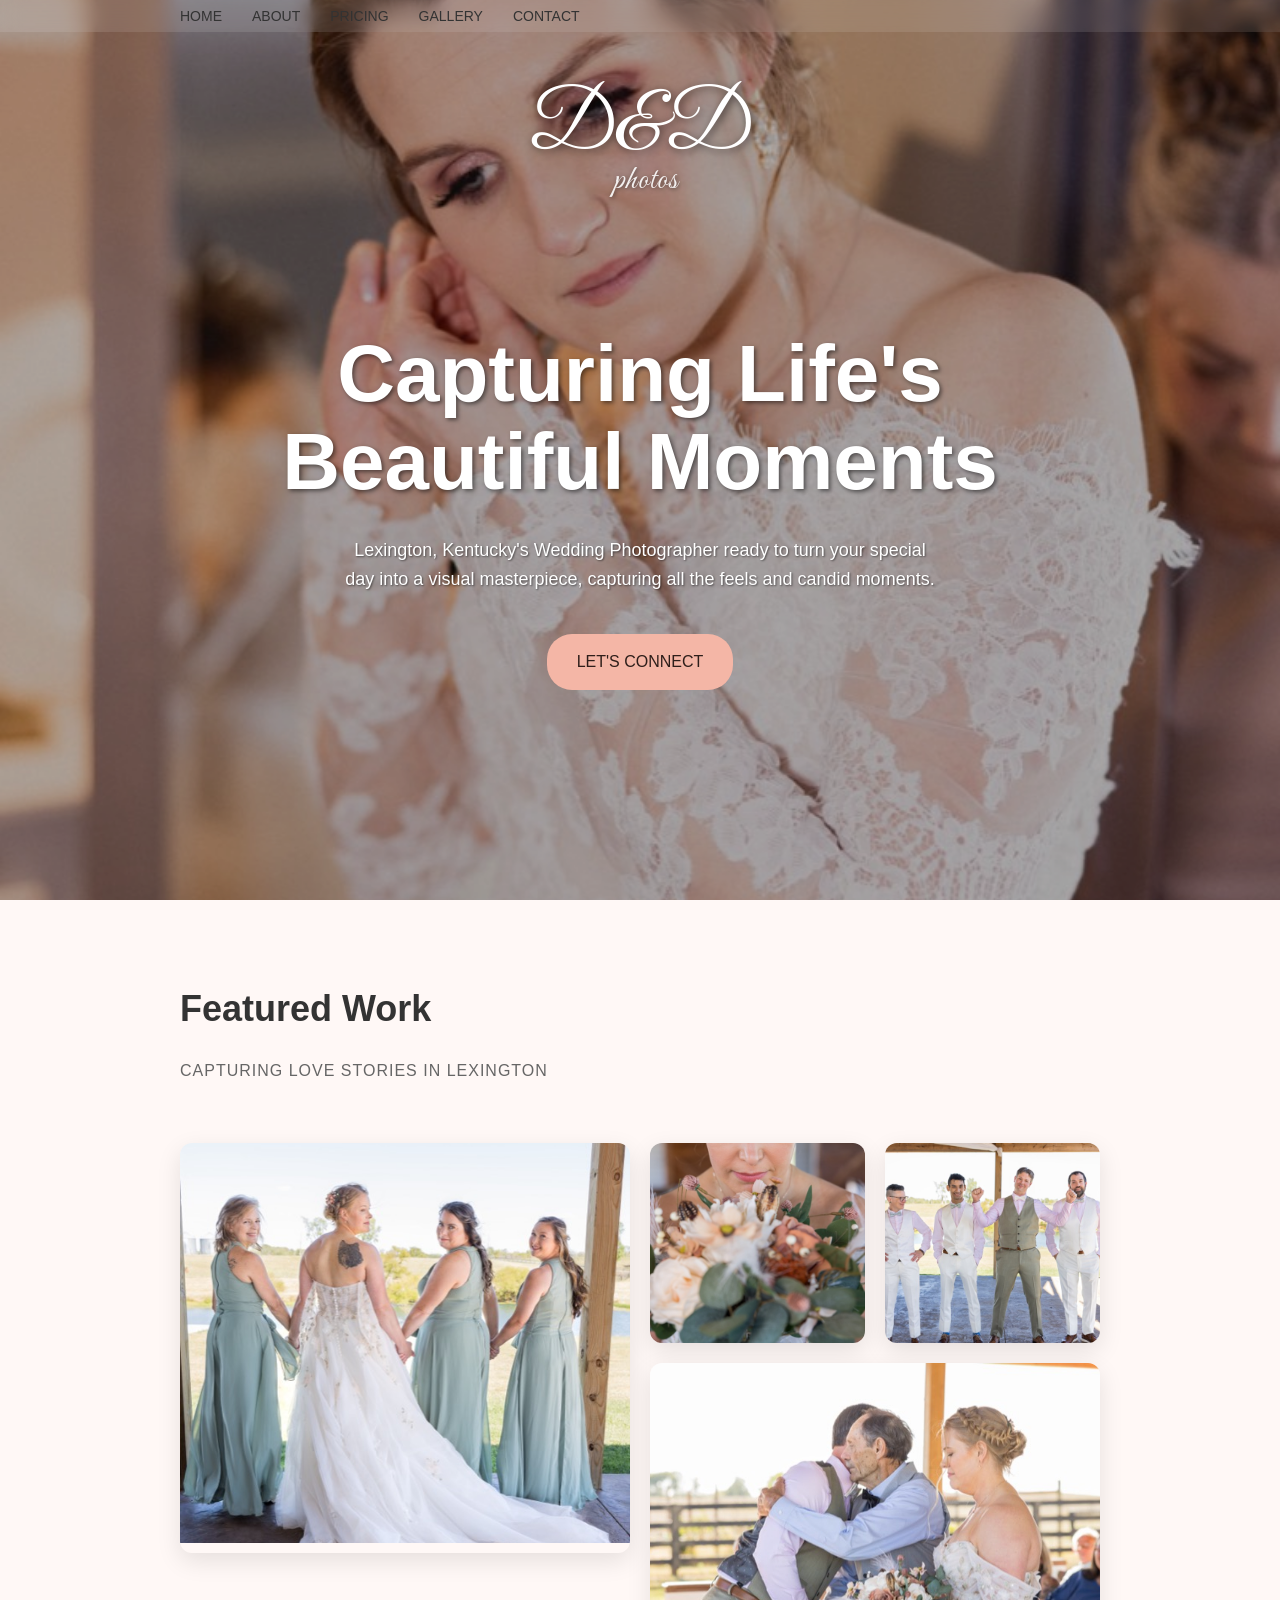
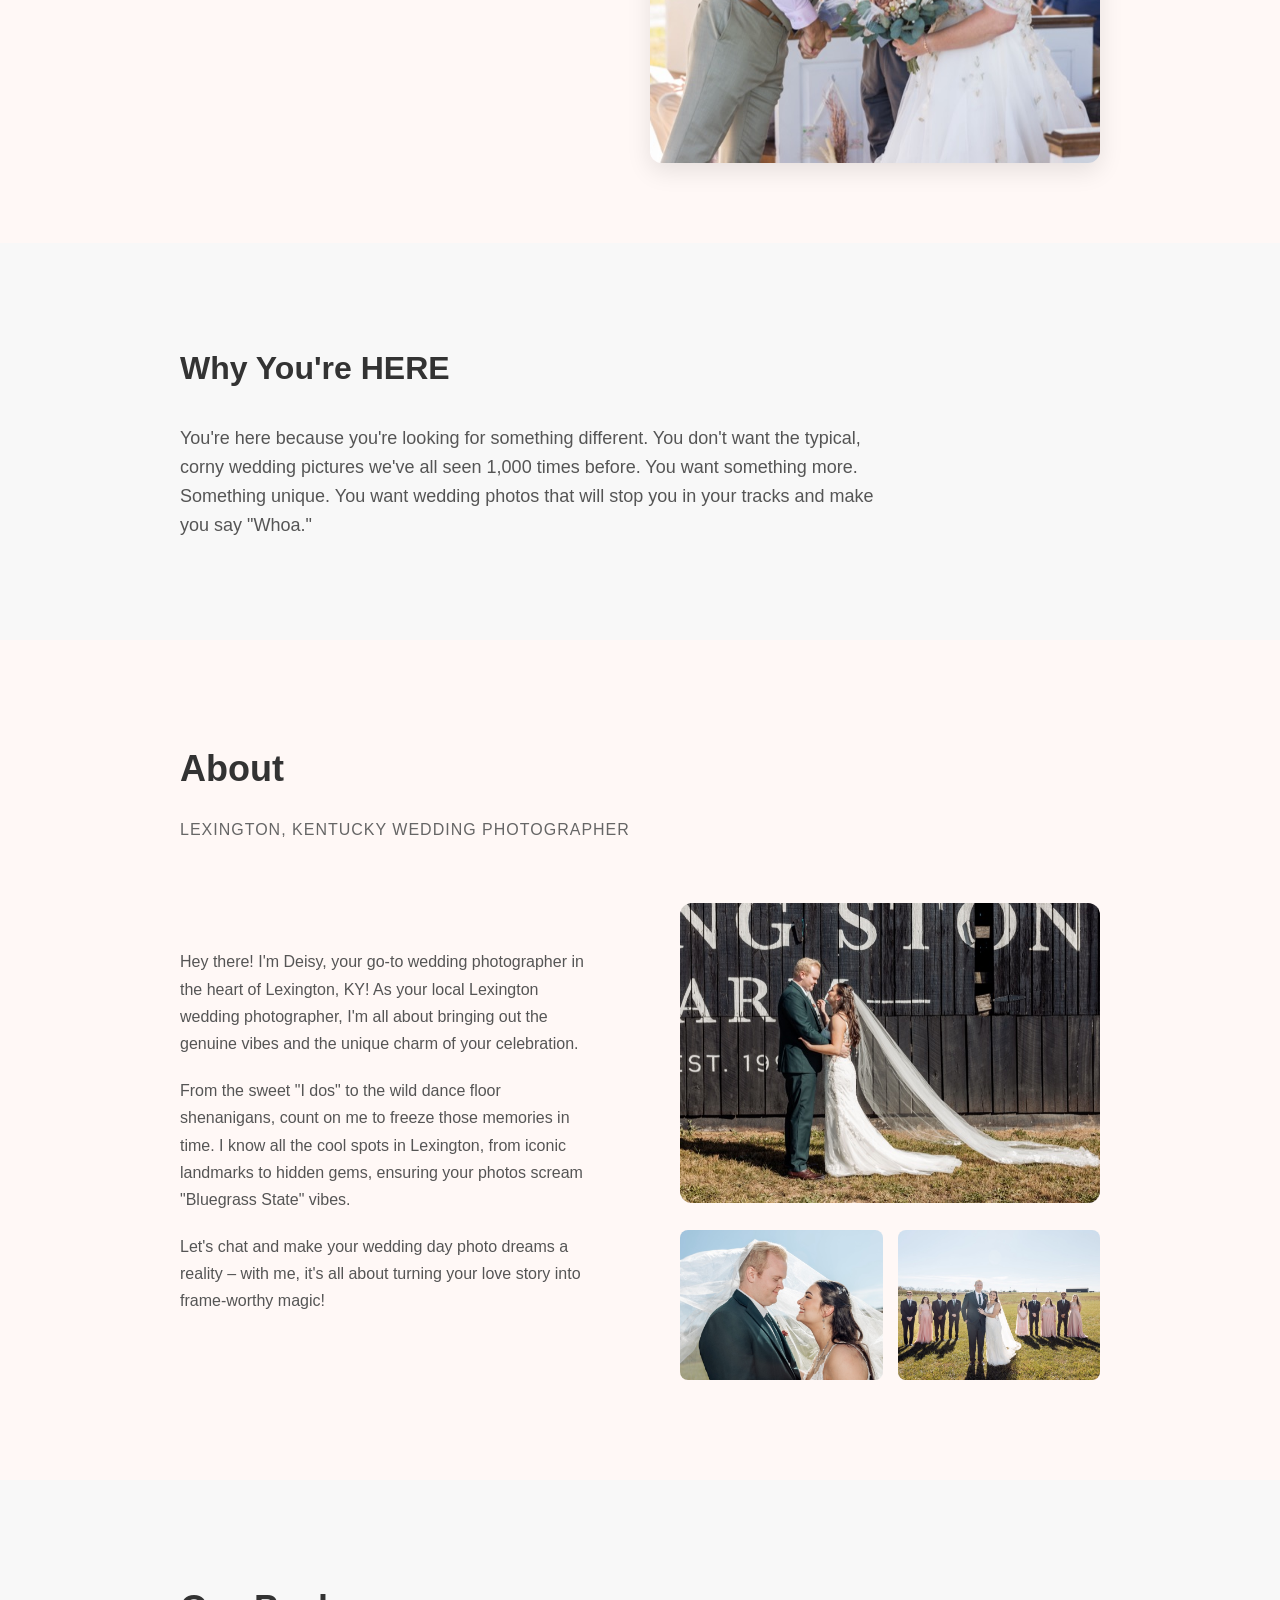
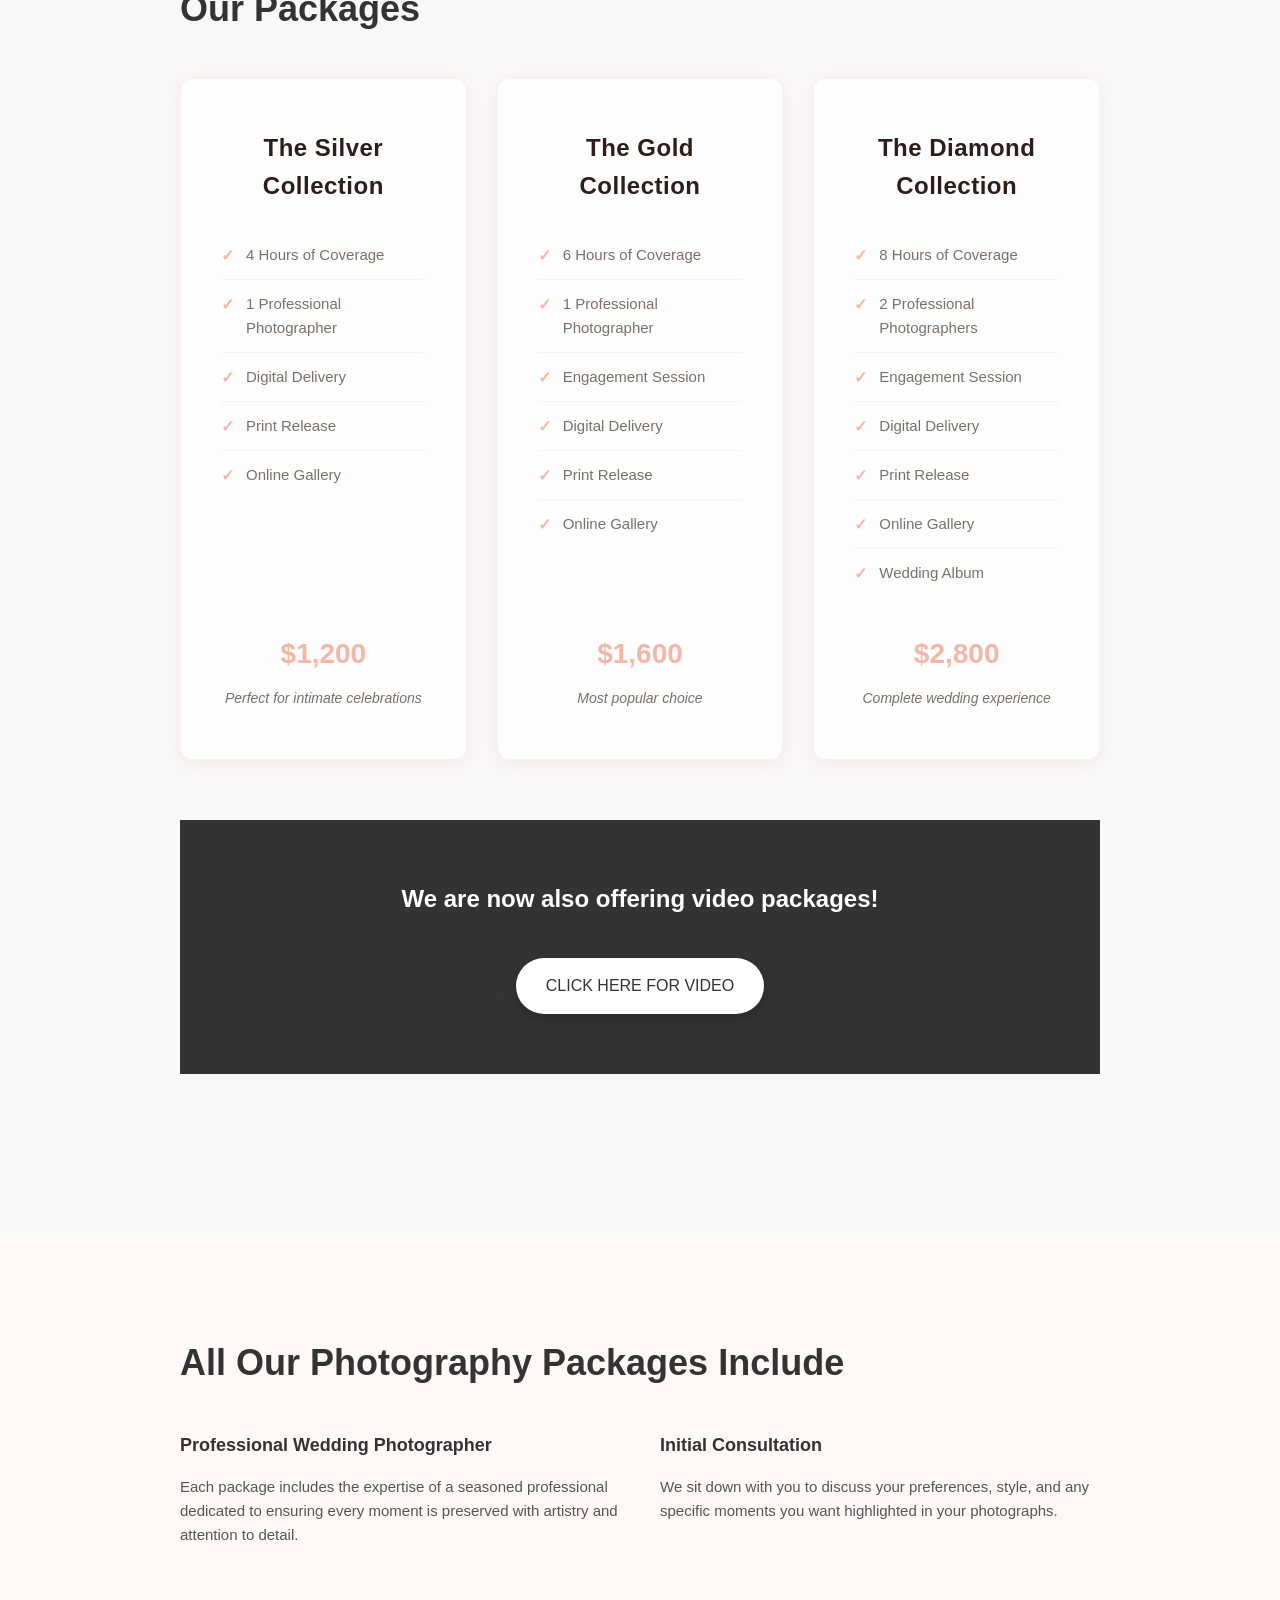
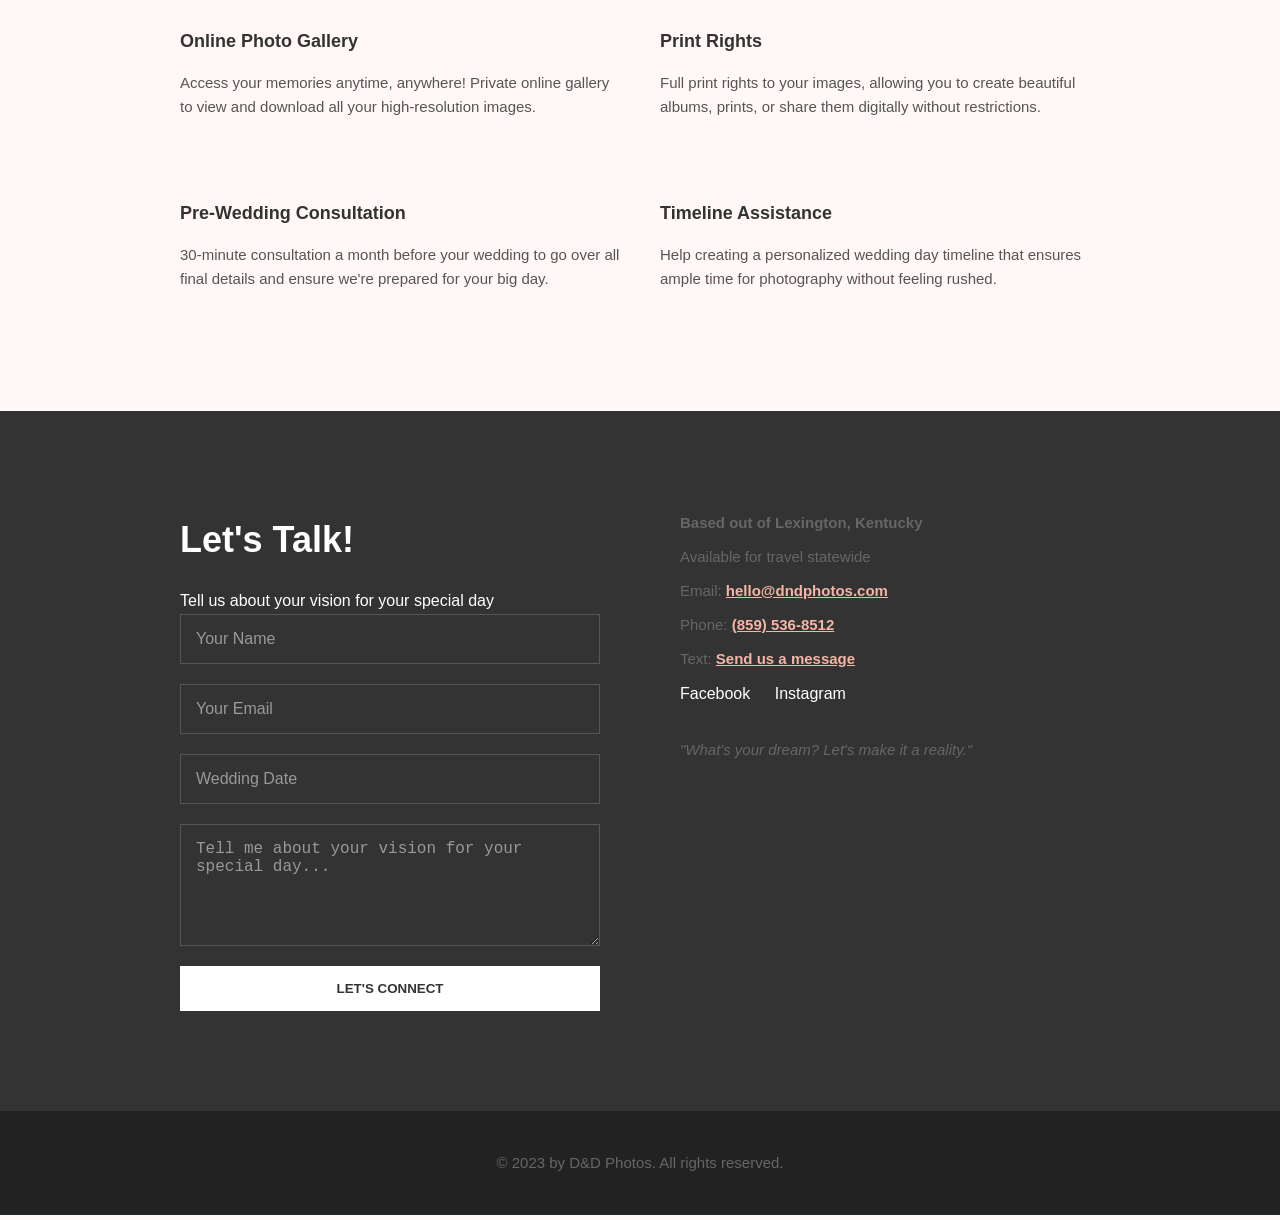
<file: index.html>
<!DOCTYPE html>
<html lang="en">
<head>
    <meta charset="UTF-8">
    <meta name="viewport" content="width=device-width, initial-scale=1.0">
    <title>D&D Photos | Lexington Wedding Photographer</title>
    
    <!-- SEO Meta Tags -->
    <meta name="description" content="Professional wedding photography in Lexington, Kentucky. Capturing beautiful moments and love stories with elegance and style.">
    <meta name="keywords" content="wedding photographer, Lexington Kentucky, wedding photography, engagement photos, bridal portraits">
    <meta name="author" content="D&D Photos">
    <meta name="robots" content="index, follow">
    
    <!-- Open Graph (iMessage, Facebook, LinkedIn) -->
    <meta property="og:type" content="website">
    <meta property="og:title" content="D&D Photos — Wedding Photography">
    <meta property="og:description" content="Professional wedding photography in Lexington, Kentucky. Packages starting at $1,200.">
    <meta property="og:url" content="https://dndphotos.com/">
    <meta property="og:site_name" content="D&D Photos">
    <meta property="og:image" content="https://dndphotos.com/og-image.jpg">
    <meta property="og:image:width" content="1200">
    <meta property="og:image:height" content="630">
    
    <!-- Twitter (also used by many messengers) -->
    <meta name="twitter:card" content="summary_large_image">
    <meta name="twitter:title" content="D&D Photos — Wedding Photography">
    <meta name="twitter:description" content="Professional wedding photography in Lexington, Kentucky. Packages starting at $1,200.">
    <meta name="twitter:image" content="https://dndphotos.com/og-image.jpg">
    <!-- Optional -->
    <!-- <meta name="twitter:site" content="@dndphotoslex"> -->
    
    <!-- Favicons -->
    <link rel="icon" href="/favicon.ico" sizes="any">
    <link rel="icon" type="image/png" sizes="32x32" href="/favicon-32x32.png">
    <link rel="icon" type="image/png" sizes="16x16" href="/favicon-16x16.png">
    <link rel="apple-touch-icon" sizes="180x180" href="/apple-touch-icon.png">
    <link rel="mask-icon" href="/safari-pinned-tab.svg" color="#e91e63">
    <link rel="manifest" href="/site.webmanifest">
    <meta name="theme-color" content="#fff8f6">
    <meta name="msapplication-TileColor" content="#fff8f6">
    
    <!-- Canonical (helps previews pick the right URL) -->
    <link rel="canonical" href="https://dndphotos.com">
    
    <!-- Structured Data -->
    <script type="application/ld+json">
    {
      "@context": "https://schema.org",
      "@type": "LocalBusiness",
      "name": "D&D Photos",
      "description": "Professional wedding photography in Lexington, Kentucky",
      "url": "https://dndphotos.com",
      "telephone": "+18595368512",
      "email": "hello@dndphotos.com",
      "address": {
        "@type": "PostalAddress",
        "addressLocality": "Lexington",
        "addressRegion": "KY",
        "addressCountry": "US"
      },
      "geo": {
        "@type": "GeoCoordinates",
        "latitude": "38.0406",
        "longitude": "-84.5037"
      },
      "serviceArea": {
        "@type": "State",
        "name": "Kentucky"
      },
      "priceRange": "$$",
      "image": "https://dndphotos.com/assets/logo.jpg",
      "sameAs": [
        "https://www.facebook.com/dndphotoslex",
        "https://www.instagram.com/dndphotoslex"
      ]
    }
    </script>
    <link href="https://fonts.googleapis.com/css2?family=Playfair+Display:wght@400;700&family=Dancing+Script:wght@400;700&display=swap" rel="stylesheet">
    <link rel="stylesheet" href="styles/logo.css">
    <style>
        * {
            margin: 0;
            padding: 0;
            box-sizing: border-box;
        }

        body {
            font-family: -apple-system, BlinkMacSystemFont, 'Segoe UI', Roboto, sans-serif;
            line-height: 1.6;
            color: #333;
            background-color: var(--wedding-primary);
        }
        
        /* Wedding Color Scheme */
        :root {
            --wedding-primary: #fff8f6;      /* section background */
            --wedding-secondary: #fdf4f2;    /* alternate section background */
            --wedding-dark: #2e1e1a;         /* dark text */
            --wedding-muted: #7c6f6a;        /* muted text */
            --wedding-accent: #f4b6a6;       /* accent color for price, buttons, highlights */
            --wedding-overlay: rgba(255, 255, 255, 0.7); /* semi-transparent overlay */
            --wedding-accent-light: rgba(244, 182, 166, 0.2); /* light accent backgrounds */
        }

        .container {
            max-width: 1000px;
            margin: 0 auto;
            padding: 0 40px;
        }

        /* Navigation */
        nav {
            position: fixed;
            top: 0;
            width: 100%;
            background: rgba(255, 255, 255, 0.1);
            backdrop-filter: blur(10px);
            z-index: 1000;
            padding: 3px 0;
        }

        .nav-container {
            display: flex;
            justify-content: space-between;
            align-items: center;
            max-width: 1000px;
            margin: 0 auto;
            padding: 0 40px;
        }

        .logo {
            display: flex;
            align-items: center;
            text-decoration: none;
        }



        .nav-menu {
            display: flex;
            list-style: none;
            gap: 30px;
        }

        .nav-menu a {
            color: #333;
            text-decoration: none;
            font-size: 14px;
            font-weight: 500;
            transition: opacity 0.3s ease;
        }

        .nav-menu a:hover {
            opacity: 0.7;
        }

        /* Hero Section */
        .hero {
            position: relative;
            height: 100vh;
            display: flex;
            align-items: center;
            justify-content: center;
            overflow: hidden;
        }

        .hero-background {
            position: absolute;
            top: 0;
            left: 0;
            width: 100%;
            height: 100%;
            z-index: 1;
        }

        .hero-background img {
            width: 100%;
            height: 100%;
            object-fit: cover;
            filter: brightness(0.7);
        }

        .hero-content {
            position: relative;
            z-index: 2;
            text-align: center;
            color: white;
            max-width: 800px;
            padding: 0 40px;
            margin-top: 120px;
        }

        .hero h1 {
            font-size: clamp(40px, 8vw, 80px);
            font-weight: 800;
            color: white;
            margin-bottom: 30px;
            line-height: 1.1;
            text-shadow: 2px 2px 4px rgba(0, 0, 0, 0.5);
        }

        .hero p {
            font-size: 18px;
            color: white;
            margin-bottom: 40px;
            max-width: 600px;
            margin-left: auto;
            margin-right: auto;
            text-shadow: 1px 1px 2px rgba(0, 0, 0, 0.5);
        }

        /* Photo Showcase */
        .photo-showcase {
            padding: 80px 0;
        }

        .showcase-grid {
            display: grid;
            grid-template-columns: repeat(4, 1fr);
            gap: 20px;
            margin-top: 40px;
        }

        .showcase-item {
            overflow: hidden;
            border-radius: 12px;
            box-shadow: 0 8px 25px rgba(0, 0, 0, 0.1);
            transition: transform 0.3s ease;
        }

        .showcase-item:hover {
            transform: translateY(-5px);
        }

        .showcase-item.large {
            grid-column: span 2;
            grid-row: span 2;
        }

        .showcase-item img {
            width: 100%;
            height: 100%;
            object-fit: cover;
            display: block;
            transition: opacity 0.3s ease;
        }

        .showcase-item img[loading] {
            opacity: 1;
        }

        .showcase-item img.loaded {
            opacity: 1;
        }

        .showcase-item.large img {
            height: 400px;
        }

        .showcase-item:not(.large) img {
            height: 200px;
        }

        /* Why Section */
        .why-section {
            padding: 100px 0;
            background: #f8f8f8;
        }

        .why-section h2 {
            font-size: 32px;
            font-weight: 700;
            margin-bottom: 30px;
            color: #333;
        }

        .why-section p {
            font-size: 18px;
            line-height: 1.6;
            color: #555;
            max-width: 700px;
        }

        /* Section Titles */
        .section {
            padding: 100px 0;
        }

        .section-title {
            font-size: 36px;
            font-weight: 700;
            margin-bottom: 20px;
            color: #333;
        }

        .section-subtitle {
            font-size: 16px;
            color: #666;
            margin-bottom: 60px;
            text-transform: uppercase;
            letter-spacing: 1px;
        }

        /* About */
        .about-grid {
            display: grid;
            grid-template-columns: 1fr 1fr;
            gap: 80px;
            align-items: center;
        }

        .about-text {
            font-size: 16px;
            line-height: 1.7;
            color: #555;
        }

        .about-text p {
            margin-bottom: 20px;
        }

        .about-images {
            display: flex;
            flex-direction: column;
            gap: 20px;
        }

        .about-image-main img {
            width: 100%;
            height: 300px;
            object-fit: cover;
            border-radius: 12px;
            transition: opacity 0.3s ease;
        }

        .about-image-main img[loading] {
            opacity: 1;
        }

        .about-image-main img.loaded {
            opacity: 1;
        }

        .about-image-secondary {
            display: grid;
            grid-template-columns: 1fr 1fr;
            gap: 15px;
        }

        .about-image-secondary img {
            width: 100%;
            height: 150px;
            object-fit: cover;
            border-radius: 8px;
            transition: opacity 0.3s ease;
        }

        .about-image-secondary img[loading] {
            opacity: 1;
        }

        .about-image-secondary img.loaded {
            opacity: 1;
        }

        /* Packages */
        .packages {
            background: #f8f8f8;
        }

        .packages-grid {
            display: grid;
            grid-template-columns: repeat(3, 1fr);
            gap: 30px;
            margin-top: 40px;
        }

        .package {
            background: var(--wedding-overlay);
            padding: 50px 40px;
            text-align: center;
            border-radius: 12px;
            box-shadow: 0 4px 20px var(--wedding-accent-light);
            transition: transform 0.3s ease, box-shadow 0.3s ease;
            position: relative;
            overflow: hidden;
            display: flex;
            flex-direction: column;
            justify-content: space-between;
            min-height: 500px;
            border: 1px solid var(--wedding-accent-light);
            backdrop-filter: blur(8px);
        }

        .package:hover {
            transform: translateY(-3px);
            box-shadow: 0 8px 30px rgba(255, 215, 0, 0.3), 0 4px 20px var(--wedding-accent-light);
        }

        .package h3 {
            font-size: 24px;
            font-weight: 600;
            margin-bottom: 25px;
            color: var(--wedding-dark);
            text-transform: none;
            letter-spacing: 0.5px;
        }

        .package ul {
            list-style: none;
            margin-bottom: 35px;
            text-align: left;
        }

        .package li {
            padding: 12px 0;
            color: var(--wedding-muted);
            font-size: 15px;
            border-bottom: 1px solid var(--wedding-accent-light);
            position: relative;
            padding-left: 25px;
        }

        .package li:before {
            content: "✓";
            position: absolute;
            left: 0;
            color: var(--wedding-accent);
            font-weight: bold;
            font-size: 16px;
        }

        .package li:last-child {
            border-bottom: none;
        }

        .package .price {
            font-size: 28px;
            font-weight: 700;
            color: var(--wedding-accent);
            margin-bottom: 10px;
        }

        .package .price-note {
            font-size: 14px;
            color: var(--wedding-muted);
            font-style: italic;
        }

        /* Video Notice */
        .video-notice {
            background: #333;
            color: white;
            padding: 60px 40px;
            text-align: center;
            margin: 60px 0;
        }

        .video-notice h3 {
            font-size: 24px;
            margin-bottom: 20px;
        }

        .video-notice a {
            color: white;
            text-decoration: underline;
            font-weight: 500;
        }

        .video-btn {
            display: inline-block;
            background: white;
            color: #333 !important;
            text-decoration: none !important;
            padding: 15px 30px;
            border-radius: 50px;
            font-weight: 600;
            font-size: 16px;
            margin-top: 20px;
            transition: all 0.3s ease;
            box-shadow: 0 4px 15px rgba(0, 0, 0, 0.2);
        }

        .video-btn:hover {
            transform: translateY(-2px);
            box-shadow: 0 6px 20px rgba(0, 0, 0, 0.3);
            background: #f8f8f8;
        }



        /* Features */
        .features-grid {
            display: grid;
            grid-template-columns: repeat(auto-fit, minmax(300px, 1fr));
            gap: 40px;
        }

        .feature {
            padding: 20px 0;
        }

        .feature h3 {
            font-size: 18px;
            font-weight: 600;
            margin-bottom: 15px;
            color: #333;
        }

        .feature p {
            font-size: 15px;
            line-height: 1.6;
            color: #555;
        }

        /* Contact */
        .contact {
            background: #333;
            color: white;
        }

        .contact .section-title {
            color: white;
        }

        .contact-grid {
            display: grid;
            grid-template-columns: 1fr 1fr;
            gap: 80px;
        }

        .contact-form {
            display: flex;
            flex-direction: column;
            gap: 20px;
        }

        .contact-form input,
        .contact-form textarea {
            padding: 15px;
            border: 1px solid #555;
            background: transparent;
            color: white;
            font-size: 16px;
        }

        .contact-form input::placeholder,
        .contact-form textarea::placeholder {
            color: #999;
        }

        .contact-form button {
            padding: 15px;
            background: white;
            color: #333;
            border: none;
            font-weight: 600;
            cursor: pointer;
            transition: opacity 0.3s ease;
        }

        .contact-form button:hover {
            opacity: 0.9;
        }

        .contact-info p {
            margin-bottom: 10px;
            color: #666666;
            font-family: -apple-system, BlinkMacSystemFont, 'Segoe UI', Roboto, sans-serif;
            font-size: 15px;
        }

        .contact-link {
            color: var(--wedding-accent);
            text-decoration: underline;
            font-weight: 600;
            transition: color 0.3s ease;
        }

        .contact-link:hover {
            color: #d4a5a5;
            text-decoration: none;
        }

        .social-links a {
            color: white;
            text-decoration: none;
            margin-right: 20px;
        }

        /* Footer */
        footer {
            background: #222;
            color: #666666;
            text-align: center;
            padding: 40px 0;
            font-size: 15px;
            font-family: -apple-system, BlinkMacSystemFont, 'Segoe UI', Roboto, sans-serif;
        }

        /* Button */
        .btn {
            display: inline-block;
            padding: 15px 30px;
            background: var(--wedding-accent);
            color: var(--wedding-dark);
            text-decoration: none;
            font-weight: 500;
            border-radius: 25px;
            transition: opacity 0.3s ease;
        }

        .btn:hover {
            opacity: 0.8;
        }

        /* Responsive */
        @media (max-width: 768px) {
            .container,
            .nav-container {
                padding: 0 20px;
            }

            .nav-menu {
                display: none;
            }

            .about-grid,
            .contact-grid {
                grid-template-columns: 1fr;
                gap: 40px;
            }

            .about-image-secondary {
                grid-template-columns: 1fr;
                gap: 10px;
            }

            .about-image-secondary img {
                height: 120px;
            }

            .packages-grid {
                grid-template-columns: 1fr;
                gap: 20px;
            }

            .package {
                padding: 40px 30px;
                min-height: auto;
            }

            .package h3 {
                font-size: 24px;
            }

            .package li {
                font-size: 15px;
                padding: 10px 0;
            }

            .showcase-grid {
                grid-template-columns: 1fr;
                gap: 15px;
            }

            .showcase-item.large {
                grid-column: span 1;
                grid-row: span 1;
            }

            .showcase-item.large img {
                height: 250px;
            }

            .showcase-item:not(.large) img {
                height: 200px;
            }

            .hero h1 {
                font-size: 40px;
            }
        }
    </style>
</head>
<body>
    <!-- Navigation -->
    <nav>
        <div class="nav-container">

            <ul class="nav-menu">
                <li><a href="#home">HOME</a></li>
                <li><a href="#about">ABOUT</a></li>
                <li><a href="#packages">PRICING</a></li>
                <li><a href="gallery.html">GALLERY</a></li>
                <li><a href="#contact">CONTACT</a></li>
            </ul>
        </div>
    </nav>

    <!-- Hero Section -->
    <section id="home" class="hero">
        <div class="hero-background">
            <img src="optimized-images/hero-image.jpg" alt="Beautiful Wedding Photography">
        </div>
        
        <!-- Brand Logo -->
        <a href="/" class="brand-logo" aria-label="D and D Photos home">
            <span class="brand-logo-main">D&D</span>
            <span class="brand-logo-subtitle">photos</span>
        </a>
        
        <div class="hero-content">
            <h1>Capturing Life's Beautiful Moments</h1>
            <p>Lexington, Kentucky's Wedding Photographer ready to turn your special day into a visual masterpiece, capturing all the feels and candid moments.</p>
            <a href="#contact" class="btn">LET'S CONNECT</a>
        </div>
    </section>

    <!-- Photo Showcase Section -->
    <section class="photo-showcase">
        <div class="container">
            <h2 class="section-title">Featured Work</h2>
            <p class="section-subtitle">CAPTURING LOVE STORIES IN LEXINGTON</p>
            <div class="showcase-grid">
                <div class="showcase-item large">
                    <img src="optimized-images/featured1.jpg" alt="Wedding Photography" loading="lazy">
                </div>
                <div class="showcase-item">
                    <img src="optimized-images/featured2.jpg" alt="Wedding Photography" loading="lazy">
                </div>
                <div class="showcase-item">
                    <img src="optimized-images/featured3.jpg" alt="Wedding Photography" loading="lazy">
                </div>
                <div class="showcase-item large">
                    <img src="optimized-images/featured4.jpg" alt="Wedding Photography" loading="lazy">
                </div>
            </div>
        </div>
    </section>

    <!-- Why Section -->
    <section class="why-section">
        <div class="container">
            <h2>Why You're HERE</h2>
            <p>You're here because you're looking for something different. You don't want the typical, corny wedding pictures we've all seen 1,000 times before. You want something more. Something unique. You want wedding photos that will stop you in your tracks and make you say "Whoa."</p>
        </div>
    </section>

    <!-- About Section -->
    <section id="about" class="section">
        <div class="container">
            <h2 class="section-title">About</h2>
            <p class="section-subtitle">LEXINGTON, KENTUCKY WEDDING PHOTOGRAPHER</p>
            
            <div class="about-grid">
                <div class="about-text">
                    <p>Hey there! I'm Deisy, your go-to wedding photographer in the heart of Lexington, KY! As your local Lexington wedding photographer, I'm all about bringing out the genuine vibes and the unique charm of your celebration.</p>
                    <p>From the sweet "I dos" to the wild dance floor shenanigans, count on me to freeze those memories in time. I know all the cool spots in Lexington, from iconic landmarks to hidden gems, ensuring your photos scream "Bluegrass State" vibes.</p>
                    <p>Let's chat and make your wedding day photo dreams a reality – with me, it's all about turning your love story into frame-worthy magic!</p>
                </div>
                <div class="about-images">
                    <div class="about-image-main">
                        <img src="optimized-images/about-main.jpg" alt="Deisy - Wedding Photographer" loading="lazy">
                    </div>
                    <div class="about-image-secondary">
                        <img src="optimized-images/about-accent1.jpg" alt="Wedding Photography" loading="lazy">
                        <img src="optimized-images/about-accent2.jpg" alt="Wedding Photography" loading="lazy">
                    </div>
                </div>
            </div>
        </div>
    </section>

    <!-- Packages Section -->
    <section id="packages" class="section packages">
        <div class="container">
            <h2 class="section-title">Our Packages</h2>
            
            <div class="packages-grid">
                <div class="package">
                    <div>
                        <h3>The Silver Collection</h3>
                        <ul>
                            <li>4 Hours of Coverage</li>
                            <li>1 Professional Photographer</li>
                            <li>Digital Delivery</li>
                            <li>Print Release</li>
                            <li>Online Gallery</li>
                        </ul>
                    </div>
                    <div>
                        <div class="price">$1,200</div>
                        <div class="price-note">Perfect for intimate celebrations</div>
                    </div>
                </div>

                <div class="package">
                    <div>
                        <h3>The Gold Collection</h3>
                        <ul>
                            <li>6 Hours of Coverage</li>
                            <li>1 Professional Photographer</li>
                            <li>Engagement Session</li>
                            <li>Digital Delivery</li>
                            <li>Print Release</li>
                            <li>Online Gallery</li>
                        </ul>
                    </div>
                    <div>
                        <div class="price">$1,600</div>
                        <div class="price-note">Most popular choice</div>
                    </div>
                </div>

                <div class="package">
                    <div>
                        <h3>The Diamond Collection</h3>
                        <ul>
                            <li>8 Hours of Coverage</li>
                            <li>2 Professional Photographers</li>
                            <li>Engagement Session</li>
                            <li>Digital Delivery</li>
                            <li>Print Release</li>
                            <li>Online Gallery</li>
                            <li>Wedding Album</li>
                        </ul>
                    </div>
                    <div>
                        <div class="price">$2,800</div>
                        <div class="price-note">Complete wedding experience</div>
                    </div>
                </div>
            </div>

            <div class="video-notice">
                <h3>We are now also offering video packages!</h3>
                <a href="https://bluevstudio.com/weddings" target="_blank" class="video-btn">CLICK HERE FOR VIDEO</a>
            </div>
        </div>
    </section>



    <!-- Features Section -->
    <section class="section">
        <div class="container">
            <h2 class="section-title">All Our Photography Packages Include</h2>
            
            <div class="features-grid">
                <div class="feature">
                    <h3>Professional Wedding Photographer</h3>
                    <p>Each package includes the expertise of a seasoned professional dedicated to ensuring every moment is preserved with artistry and attention to detail.</p>
                </div>

                <div class="feature">
                    <h3>Initial Consultation</h3>
                    <p>We sit down with you to discuss your preferences, style, and any specific moments you want highlighted in your photographs.</p>
                </div>

                <div class="feature">
                    <h3>Online Photo Gallery</h3>
                    <p>Access your memories anytime, anywhere! Private online gallery to view and download all your high-resolution images.</p>
                </div>

                <div class="feature">
                    <h3>Print Rights</h3>
                    <p>Full print rights to your images, allowing you to create beautiful albums, prints, or share them digitally without restrictions.</p>
                </div>

                <div class="feature">
                    <h3>Pre-Wedding Consultation</h3>
                    <p>30-minute consultation a month before your wedding to go over all final details and ensure we're prepared for your big day.</p>
                </div>

                <div class="feature">
                    <h3>Timeline Assistance</h3>
                    <p>Help creating a personalized wedding day timeline that ensures ample time for photography without feeling rushed.</p>
                </div>
            </div>
        </div>
    </section>

    <!-- Contact Section -->
    <section id="contact" class="section contact">
        <div class="container">
            <div class="contact-grid">
                <div>
                    <h2 class="section-title">Let's Talk!</h2>
                    <p>Tell us about your vision for your special day</p>
                    
                    <form class="contact-form" action="https://formspree.io/f/manbaplw" method="POST">
                        <input type="text" name="name" placeholder="Your Name" required>
                        <input type="email" name="email" placeholder="Your Email" required>
                        <input type="text" name="wedding_date" placeholder="Wedding Date">
                        <textarea name="message" rows="5" placeholder="Tell me about your vision for your special day..." required></textarea>
                        <button type="submit">LET'S CONNECT</button>
                    </form>
                </div>
                
                <div class="contact-info">
                    <p><strong>Based out of Lexington, Kentucky</strong></p>
                    <p>Available for travel statewide</p>
                    <p>Email: <a href="mailto:hello@dndphotos.com?subject=Coming from dndphotos.com" class="contact-link">hello@dndphotos.com</a></p>
                    <p>Phone: <a href="tel:+18595368512" class="contact-link">(859) 536-8512</a></p>
                    <p>Text: <a href="sms:+18595368512" class="contact-link">Send us a message</a></p>
                    
                    <div class="social-links">
                        <a href="https://www.facebook.com/dndphotoslex" target="_blank">Facebook</a>
                        <a href="https://www.instagram.com/dndphotoslex" target="_blank">Instagram</a>
                    </div>
                    
                    <p style="margin-top: 2rem; font-style: italic;">"What's your dream? Let's make it a reality."</p>
                </div>
            </div>
        </div>
    </section>

    <!-- Footer -->
    <footer>
        <div class="container">
            <p>&copy; 2023 by D&D Photos. All rights reserved.</p>
        </div>
    </footer>

    <script>
        // Smooth scrolling
        document.querySelectorAll('a[href^="#"]').forEach(anchor => {
            anchor.addEventListener('click', function (e) {
                e.preventDefault();
                document.querySelector(this.getAttribute('href')).scrollIntoView({
                    behavior: 'smooth'
                });
            });
        });

        // Contact form - Formspree will handle the submission
        document.querySelector('.contact-form').addEventListener('submit', function(e) {
            // Formspree handles the submission automatically
            // Show loading state
            const button = this.querySelector('button[type="submit"]');
            const originalText = button.textContent;
            button.textContent = 'Sending...';
            button.disabled = true;
            
            // Reset form after successful submission
            setTimeout(() => {
                button.textContent = originalText;
                button.disabled = false;
                this.reset();
                alert('Thank you for your message! We\'ll get back to you soon.');
            }, 2000);
        });

        // Simple image loading
        document.addEventListener('DOMContentLoaded', function() {
            const images = document.querySelectorAll('img[loading="lazy"]');
            images.forEach(img => {
                img.addEventListener('load', function() {
                    this.classList.add('loaded');
                });
            });
        });
    </script>
</body>
</html>
</file>
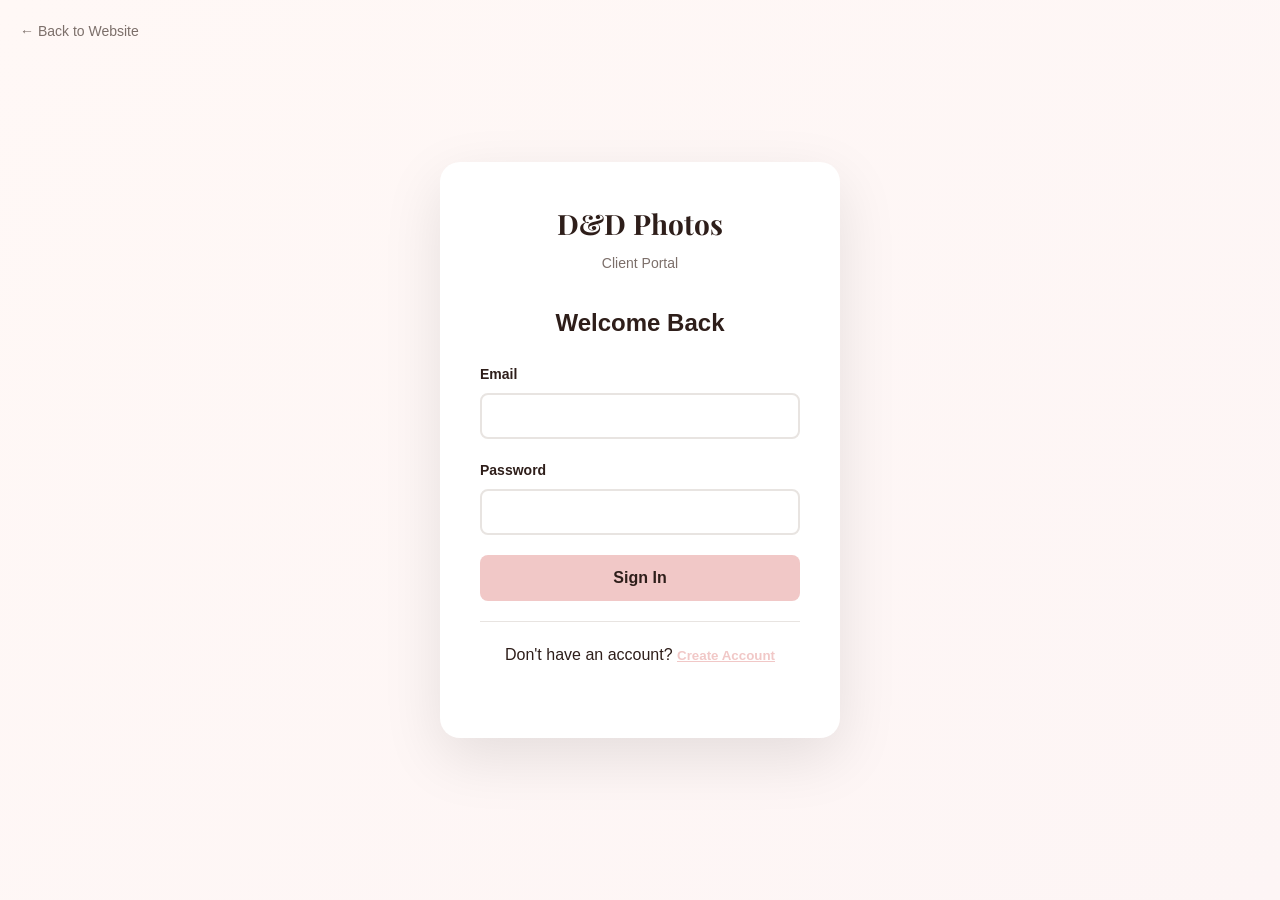
<file: portal/index.html>
<!DOCTYPE html>
<html lang="en">
<head>
    <meta charset="UTF-8">
    <meta name="viewport" content="width=device-width, initial-scale=1.0">
    <title>Client Portal | D&D Photos</title>
    
    <!-- SEO Meta Tags -->
    <meta name="description" content="Client portal for D&D Photos - manage your wedding photography payments, contracts, and proposals.">
    <meta name="robots" content="noindex, nofollow">
    
    <!-- Favicons -->
    <link rel="icon" href="../favicon.ico" sizes="any">
    <link rel="icon" type="image/png" sizes="32x32" href="../favicon-32x32.png">
    <link rel="icon" type="image/png" sizes="16x16" href="../favicon-16x16.png">
    <link rel="apple-touch-icon" sizes="180x180" href="../apple-touch-icon.png">
    
    <!-- Stylesheets -->
    <link href="https://fonts.googleapis.com/css2?family=Playfair+Display:wght@400;700&family=Dancing+Script:wght@400;700&display=swap" rel="stylesheet">
    <link rel="stylesheet" href="../styles/logo.css">
    
    <style>
        * {
            margin: 0;
            padding: 0;
            box-sizing: border-box;
        }

        body {
            font-family: -apple-system, BlinkMacSystemFont, 'Segoe UI', Roboto, sans-serif;
            line-height: 1.6;
            color: #2e1e1a;
            background: linear-gradient(135deg, #fff8f6 0%, #fdf5f5 100%);
            min-height: 100vh;
            display: flex;
            align-items: center;
            justify-content: center;
        }

        .portal-container {
            background: white;
            border-radius: 20px;
            box-shadow: 0 20px 60px rgba(0, 0, 0, 0.1);
            padding: 40px;
            width: 100%;
            max-width: 400px;
            text-align: center;
        }

        .logo-section {
            margin-bottom: 30px;
        }

        .logo-section h1 {
            font-family: 'Playfair Display', serif;
            font-size: 28px;
            color: #2e1e1a;
            margin-bottom: 5px;
        }

        .logo-section p {
            color: #7c6f6a;
            font-size: 14px;
        }

        .form-container {
            margin-bottom: 30px;
        }

        .form-group {
            margin-bottom: 20px;
            text-align: left;
        }

        .form-group label {
            display: block;
            margin-bottom: 8px;
            font-weight: 600;
            color: #2e1e1a;
            font-size: 14px;
        }

        .form-group input {
            width: 100%;
            padding: 12px 16px;
            border: 2px solid #e8e4e1;
            border-radius: 8px;
            font-size: 16px;
            transition: border-color 0.3s ease;
        }

        .form-group input:focus {
            outline: none;
            border-color: #f1c8c7;
        }

        .btn {
            width: 100%;
            padding: 14px 20px;
            background: #f1c8c7;
            color: #2e1e1a;
            border: none;
            border-radius: 8px;
            font-size: 16px;
            font-weight: 600;
            cursor: pointer;
            transition: all 0.3s ease;
        }

        .btn:hover {
            background: #e8b8b7;
            transform: translateY(-1px);
        }

        .btn:disabled {
            background: #ccc;
            cursor: not-allowed;
            transform: none;
        }

        .toggle-form {
            margin-top: 20px;
            padding-top: 20px;
            border-top: 1px solid #e8e4e1;
        }

        .toggle-form button {
            background: none;
            border: none;
            color: #f1c8c7;
            font-weight: 600;
            cursor: pointer;
            text-decoration: underline;
        }

        .toggle-form button:hover {
            color: #e8b8b7;
        }

        .error-message {
            background: #ffe6e6;
            color: #d63031;
            padding: 12px;
            border-radius: 6px;
            margin-bottom: 20px;
            font-size: 14px;
            display: none;
        }

        .success-message {
            background: #e6ffe6;
            color: #00b894;
            padding: 12px;
            border-radius: 6px;
            margin-bottom: 20px;
            font-size: 14px;
            display: none;
        }

        .loading {
            display: none;
            margin: 20px 0;
        }

        .loading::after {
            content: '';
            display: inline-block;
            width: 20px;
            height: 20px;
            border: 2px solid #f1c8c7;
            border-radius: 50%;
            border-top-color: transparent;
            animation: spin 1s ease-in-out infinite;
        }

        @keyframes spin {
            to { transform: rotate(360deg); }
        }

        .back-link {
            position: absolute;
            top: 20px;
            left: 20px;
            color: #7c6f6a;
            text-decoration: none;
            font-size: 14px;
            display: flex;
            align-items: center;
            gap: 5px;
        }

        .back-link:hover {
            color: #2e1e1a;
        }

        @media (max-width: 480px) {
            .portal-container {
                margin: 20px;
                padding: 30px 20px;
            }
        }
    </style>
</head>
<body>
    <a href="../index.html" class="back-link">← Back to Website</a>
    
    <div class="portal-container">
        <div class="logo-section">
            <h1>D&D Photos</h1>
            <p>Client Portal</p>
        </div>

        <!-- Login Form -->
        <div id="login-form" class="form-container">
            <h2 style="margin-bottom: 20px; color: #2e1e1a;">Welcome Back</h2>
            
            <div id="login-error" class="error-message"></div>
            <div id="login-success" class="success-message"></div>
            
            <form id="loginForm">
                <div class="form-group">
                    <label for="login-email">Email</label>
                    <input type="email" id="login-email" name="email" required>
                </div>
                
                <div class="form-group">
                    <label for="login-password">Password</label>
                    <input type="password" id="login-password" name="password" required>
                </div>
                
                <button type="submit" class="btn">Sign In</button>
            </form>
            
            <div class="loading" id="login-loading"></div>
            
            <div class="toggle-form">
                <p>Don't have an account? <button onclick="toggleForm('register')">Create Account</button></p>
            </div>
        </div>

        <!-- Register Form -->
        <div id="register-form" class="form-container" style="display: none;">
            <h2 style="margin-bottom: 20px; color: #2e1e1a;">Create Account</h2>
            
            <div id="register-error" class="error-message"></div>
            <div id="register-success" class="success-message"></div>
            
            <form id="registerForm">
                <div class="form-group">
                    <label for="register-name">Full Name</label>
                    <input type="text" id="register-name" name="name" required>
                </div>
                
                <div class="form-group">
                    <label for="register-email">Email</label>
                    <input type="email" id="register-email" name="email" required>
                </div>
                
                <div class="form-group">
                    <label for="register-password">Password</label>
                    <input type="password" id="register-password" name="password" required minlength="8">
                </div>
                
                <div class="form-group">
                    <label for="register-confirm-password">Confirm Password</label>
                    <input type="password" id="register-confirm-password" name="confirmPassword" required>
                </div>
                
                <button type="submit" class="btn">Create Account</button>
            </form>
            
            <div class="loading" id="register-loading"></div>
            
            <div class="toggle-form">
                <p>Already have an account? <button onclick="toggleForm('login')">Sign In</button></p>
            </div>
        </div>
    </div>

    <script>
        // Form toggle functionality
        function toggleForm(formType) {
            const loginForm = document.getElementById('login-form');
            const registerForm = document.getElementById('register-form');
            
            if (formType === 'register') {
                loginForm.style.display = 'none';
                registerForm.style.display = 'block';
            } else {
                loginForm.style.display = 'block';
                registerForm.style.display = 'none';
            }
            
            // Clear any error messages
            document.querySelectorAll('.error-message, .success-message').forEach(msg => {
                msg.style.display = 'none';
            });
        }

        // Login form handling
        document.getElementById('loginForm').addEventListener('submit', async (e) => {
            e.preventDefault();
            
            const email = document.getElementById('login-email').value;
            const password = document.getElementById('login-password').value;
            const loading = document.getElementById('login-loading');
            const error = document.getElementById('login-error');
            const success = document.getElementById('login-success');
            
            // Show loading
            loading.style.display = 'block';
            error.style.display = 'none';
            success.style.display = 'none';
            
            try {
                // Simulate API call (replace with actual backend endpoint)
                const response = await loginUser(email, password);
                
                if (response.success) {
                    success.textContent = 'Login successful! Redirecting...';
                    success.style.display = 'block';
                    
                    // Store user token
                    localStorage.setItem('userToken', response.token);
                    localStorage.setItem('userData', JSON.stringify(response.user));
                    
                    // Redirect to dashboard
                    setTimeout(() => {
                        window.location.href = 'dashboard.html';
                    }, 1000);
                } else {
                    error.textContent = response.message || 'Login failed. Please try again.';
                    error.style.display = 'block';
                }
            } catch (err) {
                error.textContent = 'An error occurred. Please try again.';
                error.style.display = 'block';
            } finally {
                loading.style.display = 'none';
            }
        });

        // Register form handling
        document.getElementById('registerForm').addEventListener('submit', async (e) => {
            e.preventDefault();
            
            const name = document.getElementById('register-name').value;
            const email = document.getElementById('register-email').value;
            const password = document.getElementById('register-password').value;
            const confirmPassword = document.getElementById('register-confirm-password').value;
            const loading = document.getElementById('register-loading');
            const error = document.getElementById('register-error');
            const success = document.getElementById('register-success');
            
            // Validate passwords match
            if (password !== confirmPassword) {
                error.textContent = 'Passwords do not match.';
                error.style.display = 'block';
                return;
            }
            
            // Show loading
            loading.style.display = 'block';
            error.style.display = 'none';
            success.style.display = 'none';
            
            try {
                // Simulate API call (replace with actual backend endpoint)
                const response = await registerUser(name, email, password);
                
                if (response.success) {
                    success.textContent = 'Account created successfully! Please sign in.';
                    success.style.display = 'block';
                    
                    // Switch to login form
                    setTimeout(() => {
                        toggleForm('login');
                        document.getElementById('login-email').value = email;
                    }, 2000);
                } else {
                    error.textContent = response.message || 'Registration failed. Please try again.';
                    error.style.display = 'block';
                }
            } catch (err) {
                error.textContent = 'An error occurred. Please try again.';
                error.style.display = 'block';
            } finally {
                loading.style.display = 'none';
            }
        });

        // Mock API functions (replace with actual backend calls)
        async function loginUser(email, password) {
            // Simulate API delay
            await new Promise(resolve => setTimeout(resolve, 1000));
            
            // Mock validation (replace with actual backend validation)
            if (email === 'demo@example.com' && password === 'password123') {
                return {
                    success: true,
                    token: 'mock-jwt-token',
                    user: {
                        id: 1,
                        name: 'Demo User',
                        email: email
                    }
                };
            } else {
                return {
                    success: false,
                    message: 'Invalid email or password.'
                };
            }
        }

        async function registerUser(name, email, password) {
            // Simulate API delay
            await new Promise(resolve => setTimeout(resolve, 1000));
            
            // Mock registration (replace with actual backend registration)
            return {
                success: true,
                message: 'Account created successfully!'
            };
        }

        // Check if user is already logged in
        window.addEventListener('load', () => {
            const token = localStorage.getItem('userToken');
            if (token) {
                window.location.href = 'dashboard.html';
            }
        });
    </script>
</body>
</html>
</file>
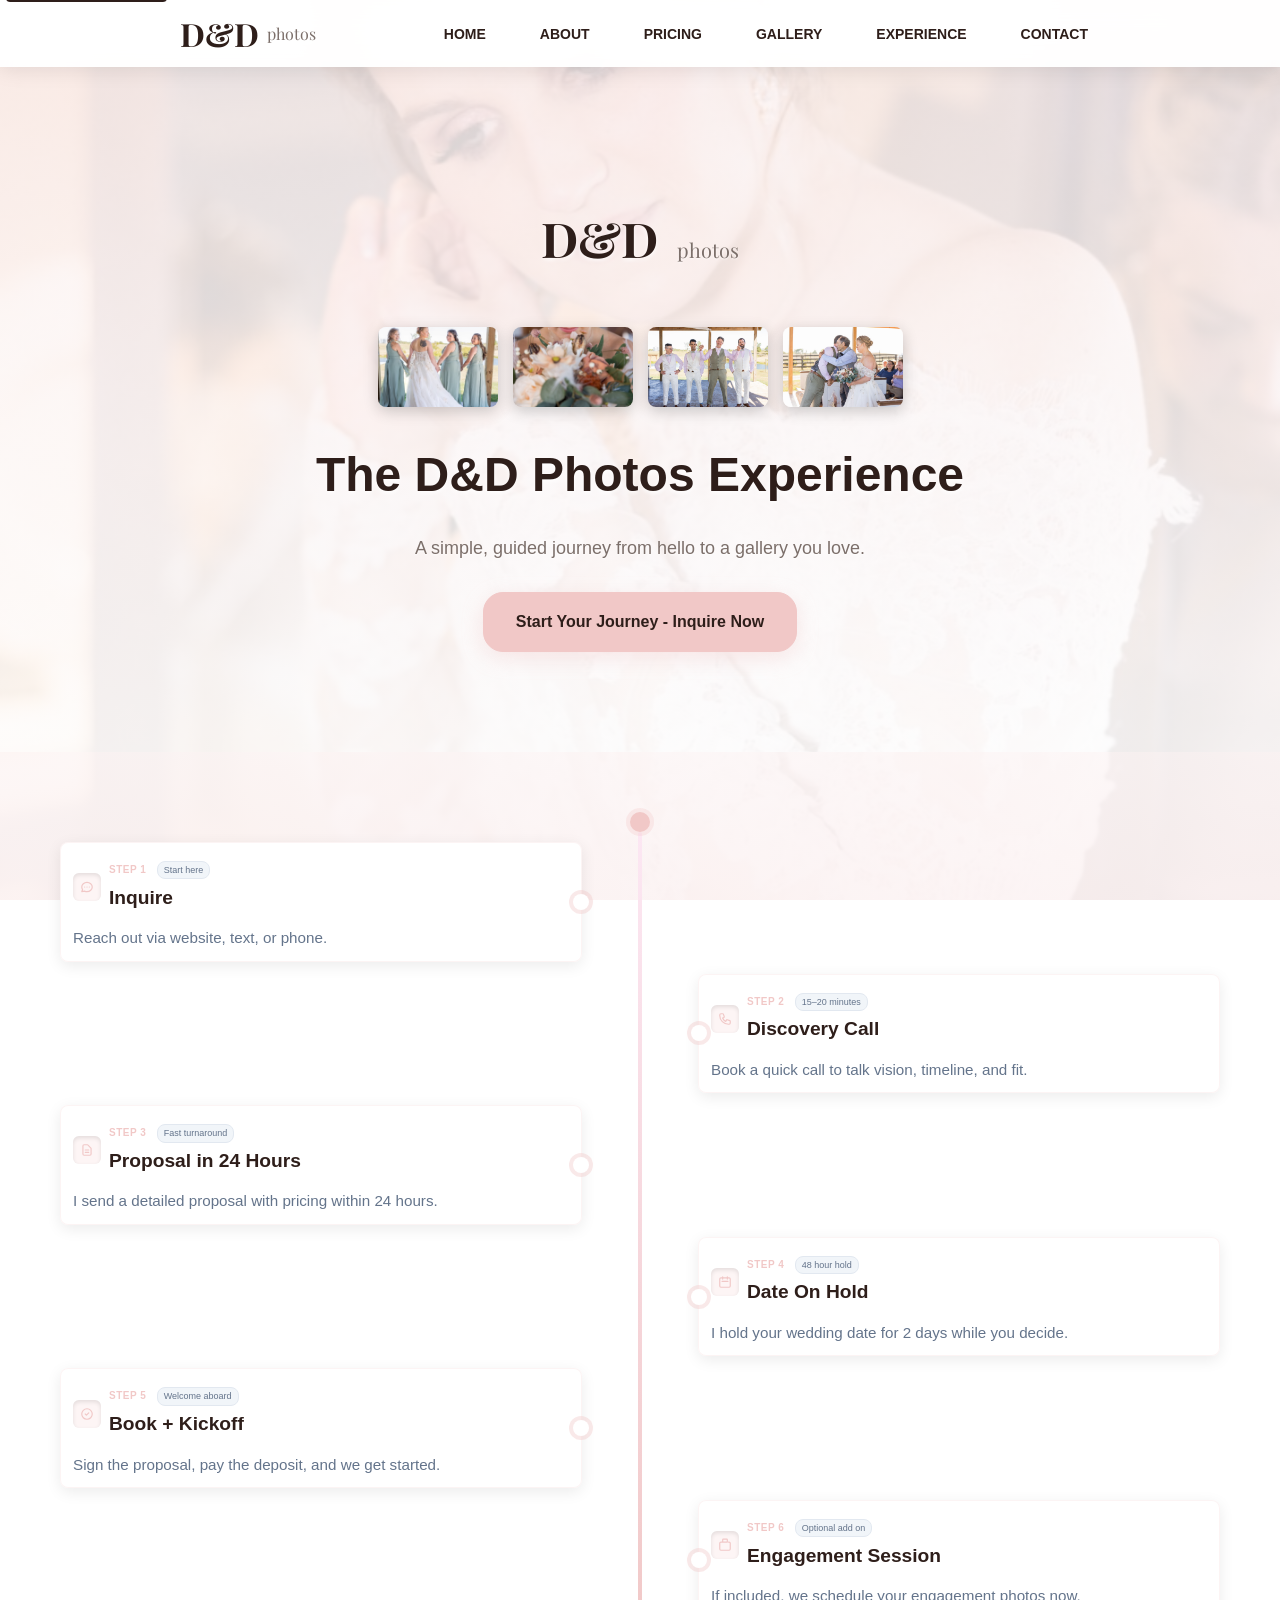
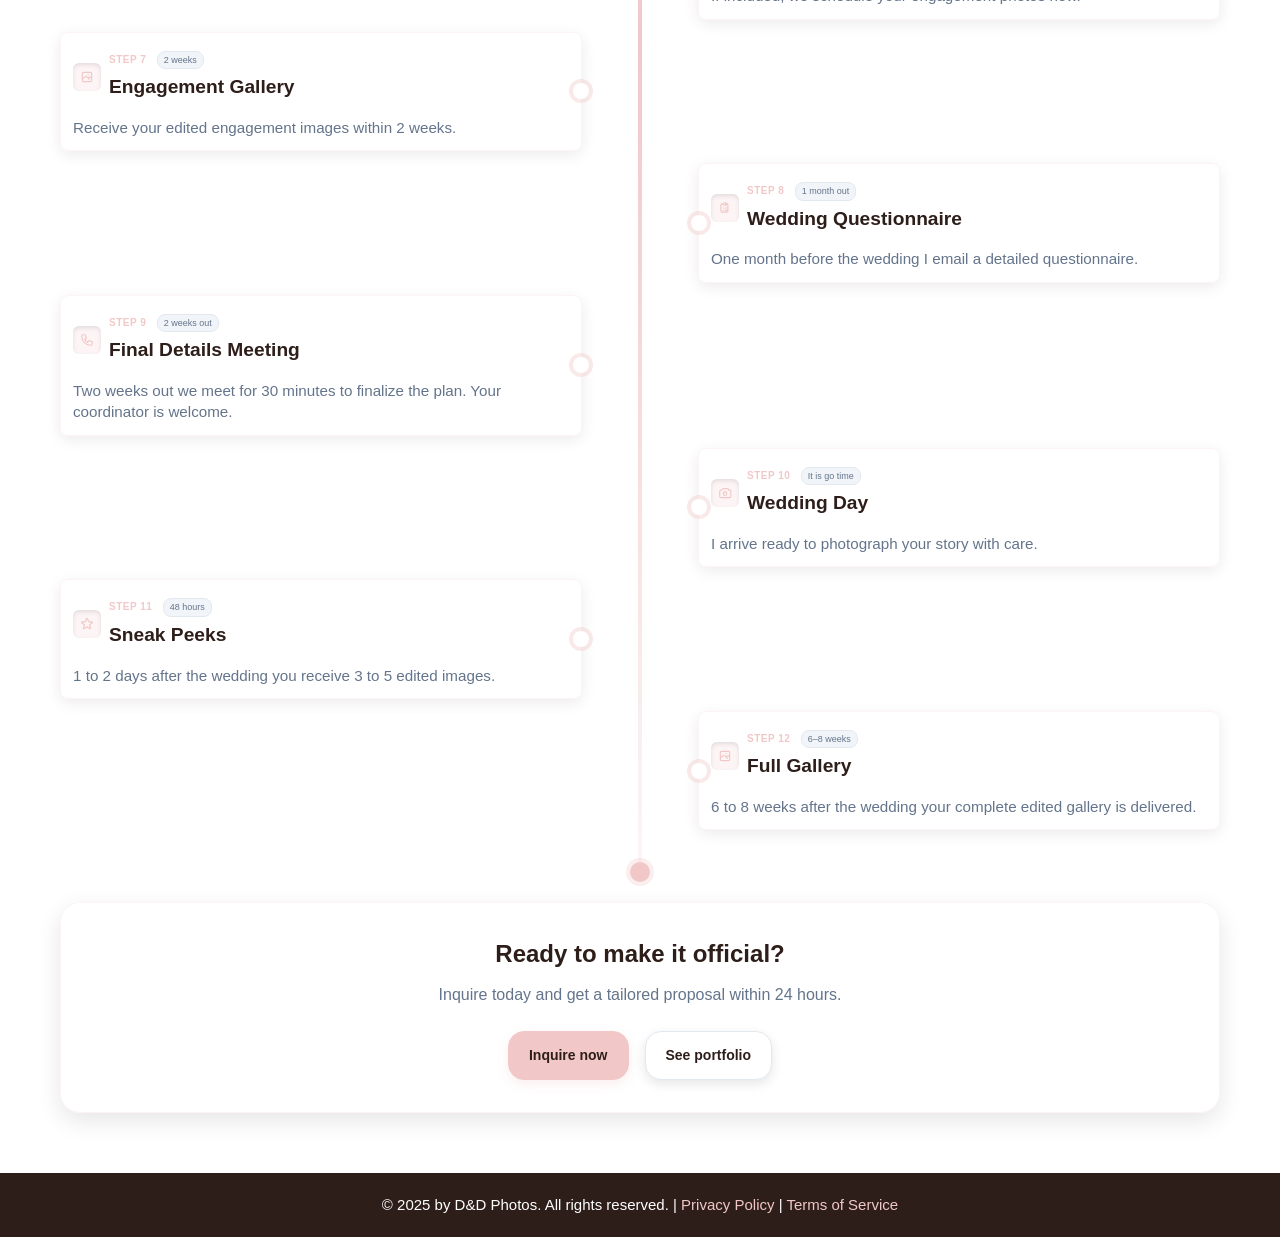
<file: experience.html>
<!DOCTYPE html>
<html lang="en">
<head>
    <meta charset="UTF-8">
    <meta name="viewport" content="width=device-width, initial-scale=1.0">
    <title>The D&D Photos Experience | Wedding Photography Process | Lexington, Kentucky</title>
    <meta name="description" content="Discover the simple, guided journey from hello to a gallery you love. See our 12-step wedding photography process at D&D Photos in Lexington, Kentucky.">
    <meta name="keywords" content="wedding photography process, wedding photographer experience, Lexington wedding photographer, Kentucky wedding photography, wedding photography timeline">
    
    <!-- Favicons -->
    <link rel="icon" type="image/x-icon" href="favicon.ico">
    <link rel="icon" type="image/png" sizes="16x16" href="favicon-16x16.png">
    <link rel="icon" type="image/png" sizes="32x32" href="favicon-32x32.png">
    <link rel="icon" type="image/png" sizes="192x192" href="favicon-192.png">
    <link rel="apple-touch-icon" sizes="180x180" href="apple-touch-icon.png">
    <link rel="manifest" href="site.webmanifest">
    
    <!-- Open Graph -->
    <meta property="og:title" content="The D&D Photos Experience | Wedding Photography Process">
    <meta property="og:description" content="Discover the simple, guided journey from hello to a gallery you love. See our 12-step wedding photography process.">
    <meta property="og:image" content="https://dndphotos.com/og-image.jpg">
    <meta property="og:image:alt" content="D&D Photos Experience Flow Chart">
    <meta property="og:url" content="https://dndphotos.com/experience.html">
    <meta property="og:type" content="website">
    <meta property="og:locale" content="en_US">
    
    <!-- Twitter Cards -->
    <meta name="twitter:card" content="summary_large_image">
    <meta name="twitter:title" content="The D&D Photos Experience | Wedding Photography Process">
    <meta name="twitter:description" content="Discover the simple, guided journey from hello to a gallery you love.">
    <meta name="twitter:image" content="https://dndphotos.com/og-image.jpg">
    <meta name="twitter:image:alt" content="D&D Photos Experience Flow Chart">
    <meta name="twitter:site" content="@dndphotos">
    <meta name="twitter:creator" content="@dndphotos">
    
    <!-- Canonical URL -->
    <link rel="canonical" href="https://dndphotos.com/experience.html">
    
    <!-- Preload critical resources -->
    <link rel="preload" href="styles/shared.css" as="style">
    <link rel="dns-prefetch" href="//fonts.googleapis.com">
    <link href="https://fonts.googleapis.com/css2?family=Playfair+Display:wght@400;700&family=Dancing+Script:wght@400;700&display=swap" rel="stylesheet">
    <link rel="stylesheet" href="styles/shared.css">
    
    <style>
        /* Experience specific styles */
        body {
            background: linear-gradient(rgba(253, 245, 245, 0.95), rgba(255, 255, 255, 0.95), rgba(253, 245, 245, 0.95)), url('optimized-images/hero-image.jpg');
            background-size: cover;
            background-position: center;
            background-attachment: fixed;
            min-height: 100vh;
        }
        
        .nav-menu a:hover {
            background: rgba(241, 200, 199, 0.3);
            color: #2e1e1a;
        }
        
        /* Main content */
        .main-content {
            padding-top: 80px;
        }
        
        .container {
            max-width: 1200px;
            margin: 0 auto;
            padding: 0 20px;
        }
        
        /* Header section */
        .header {
            text-align: center;
            padding: 40px 0 30px;
            margin-bottom: 30px;
        }
        
        .header-content {
            width: 100%;
            padding: 0 20px;
        }
        
        .header h1 {
            font-size: 2.5rem;
            font-weight: 800;
            margin-bottom: 15px;
            color: #2e1e1a;
        }
        
        .header p {
            font-size: 1.1rem;
            color: #2e1e1a;
            max-width: 600px;
            margin: 0 auto;
        }
        
        /* Timeline container */
        .timeline-container {
            position: relative;
            padding: 10px 0 20px;
        }
        
        /* Timeline spine */
        .timeline-spine {
            position: absolute;
            left: 50%;
            top: 0;
            bottom: 0;
            width: 4px;
            background: linear-gradient(to bottom, #fce7f3, #f1c8c7, #fdf5f5);
            border-radius: 2px;
            transform: translateX(-50%);
            z-index: 1;
        }
        
        .timeline-spine::before {
            content: '';
            position: absolute;
            top: -20px;
            left: 50%;
            transform: translateX(-50%);
            width: 20px;
            height: 20px;
            background: #f1c8c7;
            border-radius: 50%;
            box-shadow: 0 0 0 4px rgba(241, 200, 199, 0.3);
        }
        
        .timeline-spine::after {
            content: '';
            position: absolute;
            bottom: -20px;
            left: 50%;
            transform: translateX(-50%);
            width: 20px;
            height: 20px;
            background: #f1c8c7;
            border-radius: 50%;
            box-shadow: 0 0 0 4px rgba(241, 200, 199, 0.3);
        }
        
        /* Steps grid */
        .steps-grid {
            position: relative;
            z-index: 2;
        }
        
        .step-row {
            display: flex;
            margin-bottom: 12px;
            align-items: center;
        }
        
        .step-row:nth-child(even) {
            flex-direction: row-reverse;
        }
        
        .step-card {
            width: 45%;
            background: rgba(255, 255, 255, 0.95);
            backdrop-filter: blur(15px);
            border-radius: 8px;
            padding: 12px;
            box-shadow: 0 4px 15px rgba(0, 0, 0, 0.08);
            border: 1px solid rgba(241, 200, 199, 0.2);
            transition: all 0.3s ease;
            position: relative;
        }
        
        .step-card:hover {
            transform: translateY(-4px);
            box-shadow: 0 20px 40px rgba(0, 0, 0, 0.15);
        }
        
        /* Connector dot */
        .connector-dot {
            position: absolute;
            top: 50%;
            width: 16px;
            height: 16px;
            background: white;
            border-radius: 50%;
            box-shadow: 0 0 0 4px rgba(241, 200, 199, 0.4);
            transform: translateY(-50%);
            z-index: 3;
        }
        
        .step-row:nth-child(odd) .connector-dot {
            right: -8px;
        }
        
        .step-row:nth-child(even) .connector-dot {
            left: -8px;
        }
        
        /* Step content */
        .step-header {
            display: flex;
            align-items: center;
            gap: 8px;
            margin-bottom: 8px;
        }
        
        .step-icon {
            width: 28px;
            height: 28px;
            background: #fdf5f5;
            border-radius: 6px;
            display: flex;
            align-items: center;
            justify-content: center;
            box-shadow: inset 0 2px 4px rgba(0, 0, 0, 0.1);
        }
        
        .step-icon svg {
            width: 14px;
            height: 14px;
            color: #f1c8c7;
        }
        
        .step-meta {
            flex: 1;
        }
        
        .step-number {
            font-size: 10px;
            font-weight: 600;
            color: #f1c8c7;
            text-transform: uppercase;
            letter-spacing: 0.5px;
        }
        
        .step-badge {
            display: inline-block;
            font-size: 9px;
            padding: 1px 6px;
            background: #f1f5f9;
            border: 1px solid #e2e8f0;
            border-radius: 8px;
            color: #64748b;
            margin-left: 6px;
        }
        
        .step-title {
            font-size: 1.2rem;
            font-weight: 600;
            color: #2e1e1a;
            margin: 2px 0 6px 0;
        }
        
        .step-description {
            color: #64748b;
            line-height: 1.4;
            font-size: 0.95rem;
        }
        
        /* Footer callout */
        .footer-callout {
            background: rgba(255, 255, 255, 0.95);
            backdrop-filter: blur(15px);
            border-radius: 20px;
            border: 1px solid rgba(241, 200, 199, 0.2);
            box-shadow: 0 8px 25px rgba(0, 0, 0, 0.1);
            padding: 32px;
            text-align: center;
            margin: 40px 0;
        }
        
        .footer-callout h2 {
            font-size: 1.5rem;
            font-weight: 600;
            margin-bottom: 8px;
            color: #2e1e1a;
        }
        
        .footer-callout p {
            color: #64748b;
            margin-bottom: 24px;
        }
        
        .footer-buttons {
            display: flex;
            gap: 16px;
            justify-content: center;
            flex-wrap: wrap;
        }
        
        .btn {
            display: inline-flex;
            align-items: center;
            padding: 12px 20px;
            border-radius: 16px;
            font-size: 14px;
            font-weight: 600;
            text-decoration: none;
            transition: all 0.3s ease;
            border: 1px solid;
        }
        
        .btn-primary {
            background: #f1c8c7;
            color: #2e1e1a;
            border-color: #f1c8c7;
            box-shadow: 0 4px 12px rgba(241, 200, 199, 0.3);
        }
        
        .btn-primary:hover {
            background: #e8b8b7;
            transform: translateY(-2px);
            box-shadow: 0 8px 20px rgba(241, 200, 199, 0.4);
        }
        
        .btn-secondary {
            background: white;
            color: #2e1e1a;
            border-color: #e2e8f0;
            box-shadow: 0 4px 12px rgba(0, 0, 0, 0.1);
        }
        
        .btn-secondary:hover {
            background: #f8fafc;
            transform: translateY(-2px);
            box-shadow: 0 8px 20px rgba(0, 0, 0, 0.15);
        }
        
        .btn-large {
            padding: 16px 32px;
            font-size: 16px;
            font-weight: 700;
            border-radius: 20px;
            box-shadow: 0 6px 20px rgba(241, 200, 199, 0.4);
        }
        
        .btn-large:hover {
            transform: translateY(-3px);
            box-shadow: 0 10px 25px rgba(241, 200, 199, 0.5);
        }
        
        .header-cta {
            margin-top: 30px;
        }
        
        /* Footer */
        footer {
            background: #2e1e1a;
            color: white;
            text-align: center;
            padding: 20px 0;
            margin-top: 60px;
        }
        
        footer a {
            color: #f1c8c7;
            text-decoration: none;
        }
        
        footer a:hover {
            text-decoration: underline;
        }
        
        /* Responsive design */
        @media (max-width: 768px) {
            .header-background {
                height: 200px;
            }
            
            .header h1 {
                font-size: 2rem;
            }
            
            .header p {
                font-size: 1rem;
            }
            
            .timeline-spine {
                display: none;
            }
            
            .step-row {
                flex-direction: column !important;
                margin-bottom: 24px;
            }
            
            .step-card {
                width: 100%;
                margin-bottom: 16px;
            }
            
            .connector-dot {
                display: none;
            }
            
            .footer-callout {
                padding: 32px 24px;
            }
            
            .footer-buttons {
                flex-direction: column;
                align-items: center;
            }
            
            .btn {
                width: 100%;
                max-width: 200px;
                justify-content: center;
            }
        }
        
        /* Animation classes */
        .fade-in {
            opacity: 0;
            transform: translateY(20px);
            transition: all 0.5s ease;
        }
        
        .fade-in.visible {
            opacity: 1;
            transform: translateY(0);
        }
        
        /* Skip link for accessibility */
        .skip-link {
            position: absolute;
            top: -40px;
            left: 6px;
            background: #2e1e1a;
            color: white;
            padding: 8px;
            text-decoration: none;
            border-radius: 4px;
            z-index: 1001;
        }
        
        .skip-link:focus {
            top: 6px;
        }
    </style>
</head>
<body>
    <a href="#main-content" class="skip-link">Skip to main content</a>
    
    <!-- Navigation -->
    <nav>
        <div class="nav-container">
            <a href="index.html" class="brand-logo">
                <span class="brand-logo-main">D&D</span>
                <span class="brand-logo-subtitle">photos</span>
            </a>
            <ul class="nav-menu">
                <li><a href="index.html">HOME</a></li>
                <li><a href="index.html#about">ABOUT</a></li>
                <li><a href="pricing.html">PRICING</a></li>
                <li><a href="gallery.html">GALLERY</a></li>
                <li><a href="experience.html">EXPERIENCE</a></li>
                <li><a href="index.html#contact">CONTACT</a></li>
            </ul>
        </div>
    </nav>

    <!-- Page Header -->
    <header class="page-header">
        <div class="container">
            <div class="page-header-content">
                <div class="page-header-logo">
                    <a href="index.html" class="brand-logo">
                        <span class="brand-logo-main">D&D</span>
                        <span class="brand-logo-subtitle">photos</span>
                    </a>
                </div>
                
                <div class="header-collage">
                    <img src="optimized-images/featured1.jpg" alt="Wedding photography" loading="lazy">
                    <img src="optimized-images/featured2.jpg" alt="Wedding photography" loading="lazy">
                    <img src="optimized-images/featured3.jpg" alt="Wedding photography" loading="lazy">
                    <img src="optimized-images/featured4.jpg" alt="Wedding photography" loading="lazy">
                </div>
                
                <h1>The D&D Photos Experience</h1>
                <p>A simple, guided journey from hello to a gallery you love.</p>
                
                <div class="header-cta" style="margin-top: 30px;">
                    <a href="index.html#contact" class="btn btn-primary btn-large" style="display: inline-block; background: #f1c8c7; color: #2e1e1a; padding: 16px 32px; text-decoration: none; border-radius: 20px; font-weight: 700; box-shadow: 0 6px 20px rgba(241, 200, 199, 0.4);">Start Your Journey - Inquire Now</a>
                </div>
            </div>
        </div>
    </header>

    <main id="main-content" class="main-content">
        <div class="container">
            
            <div class="timeline-container">
                <div class="timeline-spine"></div>
                <div class="steps-grid">
                    <!-- Step 1: Inquire -->
                    <div class="step-row">
                        <div class="step-card fade-in">
                            <div class="connector-dot"></div>
                            <div class="step-header">
                                <div class="step-icon">
                                    <svg fill="none" stroke="currentColor" viewBox="0 0 24 24">
                                        <path stroke-linecap="round" stroke-linejoin="round" stroke-width="2" d="M8 12h.01M12 12h.01M16 12h.01M21 12c0 4.418-4.03 8-9 8a9.863 9.863 0 01-4.255-.949L3 20l1.395-3.72C3.512 15.042 3 13.574 3 12c0-4.418 4.03-8 9-8s9 3.582 9 8z"></path>
                                    </svg>
                                </div>
                                <div class="step-meta">
                                    <div>
                                        <span class="step-number">Step 1</span>
                                        <span class="step-badge">Start here</span>
                                    </div>
                                    <h3 class="step-title">Inquire</h3>
                                </div>
                            </div>
                            <p class="step-description">Reach out via website, text, or phone.</p>
                        </div>
                    </div>
                    
                    <!-- Step 2: Discovery Call -->
                    <div class="step-row">
                        <div class="step-card fade-in">
                            <div class="connector-dot"></div>
                            <div class="step-header">
                                <div class="step-icon">
                                    <svg fill="none" stroke="currentColor" viewBox="0 0 24 24">
                                        <path stroke-linecap="round" stroke-linejoin="round" stroke-width="2" d="M3 5a2 2 0 012-2h3.28a1 1 0 01.948.684l1.498 4.493a1 1 0 01-.502 1.21l-2.257 1.13a11.042 11.042 0 005.516 5.516l1.13-2.257a1 1 0 011.21-.502l4.493 1.498a1 1 0 01.684.949V19a2 2 0 01-2 2h-1C9.716 21 3 14.284 3 6V5z"></path>
                                    </svg>
                                </div>
                                <div class="step-meta">
                                    <div>
                                        <span class="step-number">Step 2</span>
                                        <span class="step-badge">15–20 minutes</span>
                                    </div>
                                    <h3 class="step-title">Discovery Call</h3>
                                </div>
                            </div>
                            <p class="step-description">Book a quick call to talk vision, timeline, and fit.</p>
                        </div>
                    </div>
                    
                    <!-- Step 3: Proposal in 24 Hours -->
                    <div class="step-row">
                        <div class="step-card fade-in">
                            <div class="connector-dot"></div>
                            <div class="step-header">
                                <div class="step-icon">
                                    <svg fill="none" stroke="currentColor" viewBox="0 0 24 24">
                                        <path stroke-linecap="round" stroke-linejoin="round" stroke-width="2" d="M9 12h6m-6 4h6m2 5H7a2 2 0 01-2-2V5a2 2 0 012-2h5.586a1 1 0 01.707.293l5.414 5.414a1 1 0 01.293.707V19a2 2 0 01-2 2z"></path>
                                    </svg>
                                </div>
                                <div class="step-meta">
                                    <div>
                                        <span class="step-number">Step 3</span>
                                        <span class="step-badge">Fast turnaround</span>
                                    </div>
                                    <h3 class="step-title">Proposal in 24 Hours</h3>
                                </div>
                            </div>
                            <p class="step-description">I send a detailed proposal with pricing within 24 hours.</p>
                        </div>
                    </div>
                    
                    <!-- Step 4: Date On Hold -->
                    <div class="step-row">
                        <div class="step-card fade-in">
                            <div class="connector-dot"></div>
                            <div class="step-header">
                                <div class="step-icon">
                                    <svg fill="none" stroke="currentColor" viewBox="0 0 24 24">
                                        <path stroke-linecap="round" stroke-linejoin="round" stroke-width="2" d="M8 7V3m8 4V3m-9 8h10M5 21h14a2 2 0 002-2V7a2 2 0 00-2-2H5a2 2 0 00-2 2v12a2 2 0 002 2z"></path>
                                    </svg>
                                </div>
                                <div class="step-meta">
                                    <div>
                                        <span class="step-number">Step 4</span>
                                        <span class="step-badge">48 hour hold</span>
                                    </div>
                                    <h3 class="step-title">Date On Hold</h3>
                                </div>
                            </div>
                            <p class="step-description">I hold your wedding date for 2 days while you decide.</p>
                        </div>
                    </div>
                    
                    <!-- Step 5: Book + Kickoff -->
                    <div class="step-row">
                        <div class="step-card fade-in">
                            <div class="connector-dot"></div>
                            <div class="step-header">
                                <div class="step-icon">
                                    <svg fill="none" stroke="currentColor" viewBox="0 0 24 24">
                                        <path stroke-linecap="round" stroke-linejoin="round" stroke-width="2" d="M9 12l2 2 4-4m6 2a9 9 0 11-18 0 9 9 0 0118 0z"></path>
                                    </svg>
                                </div>
                                <div class="step-meta">
                                    <div>
                                        <span class="step-number">Step 5</span>
                                        <span class="step-badge">Welcome aboard</span>
                                    </div>
                                    <h3 class="step-title">Book + Kickoff</h3>
                                </div>
                            </div>
                            <p class="step-description">Sign the proposal, pay the deposit, and we get started.</p>
                        </div>
                    </div>
                    
                    <!-- Step 6: Engagement Session -->
                    <div class="step-row">
                        <div class="step-card fade-in">
                            <div class="connector-dot"></div>
                            <div class="step-header">
                                <div class="step-icon">
                                    <svg fill="none" stroke="currentColor" viewBox="0 0 24 24">
                                        <path stroke-linecap="round" stroke-linejoin="round" stroke-width="2" d="M8 7V3a1 1 0 011-1h6a1 1 0 011 1v4m-6 0h6m-6 0H5a2 2 0 00-2 2v10a2 2 0 002 2h14a2 2 0 002-2V9a2 2 0 00-2-2h-1"></path>
                                    </svg>
                                </div>
                                <div class="step-meta">
                                    <div>
                                        <span class="step-number">Step 6</span>
                                        <span class="step-badge">Optional add on</span>
                                    </div>
                                    <h3 class="step-title">Engagement Session</h3>
                                </div>
                            </div>
                            <p class="step-description">If included, we schedule your engagement photos now.</p>
                        </div>
                    </div>
                    
                    <!-- Step 7: Engagement Gallery -->
                    <div class="step-row">
                        <div class="step-card fade-in">
                            <div class="connector-dot"></div>
                            <div class="step-header">
                                <div class="step-icon">
                                    <svg fill="none" stroke="currentColor" viewBox="0 0 24 24">
                                        <path stroke-linecap="round" stroke-linejoin="round" stroke-width="2" d="M4 16l4.586-4.586a2 2 0 012.828 0L16 16m-2-2l1.586-1.586a2 2 0 012.828 0L20 14m-6-6h.01M6 20h12a2 2 0 002-2V6a2 2 0 00-2-2H6a2 2 0 00-2 2v12a2 2 0 002 2z"></path>
                                    </svg>
                                </div>
                                <div class="step-meta">
                                    <div>
                                        <span class="step-number">Step 7</span>
                                        <span class="step-badge">2 weeks</span>
                                    </div>
                                    <h3 class="step-title">Engagement Gallery</h3>
                                </div>
                            </div>
                            <p class="step-description">Receive your edited engagement images within 2 weeks.</p>
                        </div>
                    </div>
                    
                    <!-- Step 8: Wedding Questionnaire -->
                    <div class="step-row">
                        <div class="step-card fade-in">
                            <div class="connector-dot"></div>
                            <div class="step-header">
                                <div class="step-icon">
                                    <svg fill="none" stroke="currentColor" viewBox="0 0 24 24">
                                        <path stroke-linecap="round" stroke-linejoin="round" stroke-width="2" d="M9 5H7a2 2 0 00-2 2v10a2 2 0 002 2h8a2 2 0 002-2V7a2 2 0 00-2-2h-2M9 5a2 2 0 002 2h2a2 2 0 002-2M9 5a2 2 0 012-2h2a2 2 0 012 2m-3 7h3m-3 4h3m-6-4h.01M9 16h.01"></path>
                                    </svg>
                                </div>
                                <div class="step-meta">
                                    <div>
                                        <span class="step-number">Step 8</span>
                                        <span class="step-badge">1 month out</span>
                                    </div>
                                    <h3 class="step-title">Wedding Questionnaire</h3>
                                </div>
                            </div>
                            <p class="step-description">One month before the wedding I email a detailed questionnaire.</p>
                        </div>
                    </div>
                    
                    <!-- Step 9: Final Details Meeting -->
                    <div class="step-row">
                        <div class="step-card fade-in">
                            <div class="connector-dot"></div>
                            <div class="step-header">
                                <div class="step-icon">
                                    <svg fill="none" stroke="currentColor" viewBox="0 0 24 24">
                                        <path stroke-linecap="round" stroke-linejoin="round" stroke-width="2" d="M3 5a2 2 0 012-2h3.28a1 1 0 01.948.684l1.498 4.493a1 1 0 01-.502 1.21l-2.257 1.13a11.042 11.042 0 005.516 5.516l1.13-2.257a1 1 0 011.21-.502l4.493 1.498a1 1 0 01.684.949V19a2 2 0 01-2 2h-1C9.716 21 3 14.284 3 6V5z"></path>
                                    </svg>
                                </div>
                                <div class="step-meta">
                                    <div>
                                        <span class="step-number">Step 9</span>
                                        <span class="step-badge">2 weeks out</span>
                                    </div>
                                    <h3 class="step-title">Final Details Meeting</h3>
                                </div>
                            </div>
                            <p class="step-description">Two weeks out we meet for 30 minutes to finalize the plan. Your coordinator is welcome.</p>
                        </div>
                    </div>
                    
                    <!-- Step 10: Wedding Day -->
                    <div class="step-row">
                        <div class="step-card fade-in">
                            <div class="connector-dot"></div>
                            <div class="step-header">
                                <div class="step-icon">
                                    <svg fill="none" stroke="currentColor" viewBox="0 0 24 24">
                                        <path stroke-linecap="round" stroke-linejoin="round" stroke-width="2" d="M3 9a2 2 0 012-2h.94a2 2 0 001.84-1.25l.164-.287a2 2 0 011.736-1.039h6.52a2 2 0 011.736 1.039l.164.287A2 2 0 0018.06 7H20a2 2 0 012 2v9a2 2 0 01-2 2H5a2 2 0 01-2-2V9z"></path>
                                        <path stroke-linecap="round" stroke-linejoin="round" stroke-width="2" d="M15 13a3 3 0 11-6 0 3 3 0 016 0z"></path>
                                    </svg>
                                </div>
                                <div class="step-meta">
                                    <div>
                                        <span class="step-number">Step 10</span>
                                        <span class="step-badge">It is go time</span>
                                    </div>
                                    <h3 class="step-title">Wedding Day</h3>
                                </div>
                            </div>
                            <p class="step-description">I arrive ready to photograph your story with care.</p>
                        </div>
                    </div>
                    
                    <!-- Step 11: Sneak Peeks -->
                    <div class="step-row">
                        <div class="step-card fade-in">
                            <div class="connector-dot"></div>
                            <div class="step-header">
                                <div class="step-icon">
                                    <svg fill="none" stroke="currentColor" viewBox="0 0 24 24">
                                        <path stroke-linecap="round" stroke-linejoin="round" stroke-width="2" d="M11.049 2.927c.3-.921 1.603-.921 1.902 0l1.519 4.674a1 1 0 00.95.69h4.915c.969 0 1.371 1.24.588 1.81l-3.976 2.888a1 1 0 00-.363 1.118l1.518 4.674c.3.922-.755 1.688-1.538 1.118l-3.976-2.888a1 1 0 00-1.176 0l-3.976 2.888c-.783.57-1.838-.197-1.538-1.118l1.518-4.674a1 1 0 00-.363-1.118l-3.976-2.888c-.784-.57-.38-1.81.588-1.81h4.914a1 1 0 00.951-.69l1.519-4.674z"></path>
                                    </svg>
                                </div>
                                <div class="step-meta">
                                    <div>
                                        <span class="step-number">Step 11</span>
                                        <span class="step-badge">48 hours</span>
                                    </div>
                                    <h3 class="step-title">Sneak Peeks</h3>
                                </div>
                            </div>
                            <p class="step-description">1 to 2 days after the wedding you receive 3 to 5 edited images.</p>
                        </div>
                    </div>
                    
                    <!-- Step 12: Full Gallery -->
                    <div class="step-row">
                        <div class="step-card fade-in">
                            <div class="connector-dot"></div>
                            <div class="step-header">
                                <div class="step-icon">
                                    <svg fill="none" stroke="currentColor" viewBox="0 0 24 24">
                                        <path stroke-linecap="round" stroke-linejoin="round" stroke-width="2" d="M4 16l4.586-4.586a2 2 0 012.828 0L16 16m-2-2l1.586-1.586a2 2 0 012.828 0L20 14m-6-6h.01M6 20h12a2 2 0 002-2V6a2 2 0 00-2-2H6a2 2 0 00-2 2v12a2 2 0 002 2z"></path>
                                    </svg>
                                </div>
                                <div class="step-meta">
                                    <div>
                                        <span class="step-number">Step 12</span>
                                        <span class="step-badge">6–8 weeks</span>
                                    </div>
                                    <h3 class="step-title">Full Gallery</h3>
                                </div>
                            </div>
                            <p class="step-description">6 to 8 weeks after the wedding your complete edited gallery is delivered.</p>
                        </div>
                    </div>
                </div>
            </div>
            
            <div class="footer-callout fade-in">
                <h2>Ready to make it official?</h2>
                <p>Inquire today and get a tailored proposal within 24 hours.</p>
                <div class="footer-buttons">
                    <a href="index.html#contact" class="btn btn-primary">Inquire now</a>
                    <a href="gallery.html" class="btn btn-secondary">See portfolio</a>
                </div>
            </div>
        </div>
    </main>
    
    <script>
        // Intersection Observer for fade-in animations
        const observerOptions = {
            threshold: 0.1,
            rootMargin: '0px 0px -50px 0px'
        };
        
        const observer = new IntersectionObserver((entries) => {
            entries.forEach(entry => {
                if (entry.isIntersecting) {
                    entry.target.classList.add('visible');
                }
            });
        }, observerOptions);
        
        // Observe all fade-in elements
        document.addEventListener('DOMContentLoaded', () => {
            const fadeElements = document.querySelectorAll('.fade-in');
            fadeElements.forEach(el => observer.observe(el));
        });
        
        // Smooth scrolling for anchor links
        document.querySelectorAll('a[href^="#"]').forEach(anchor => {
            anchor.addEventListener('click', function (e) {
                e.preventDefault();
                const target = document.querySelector(this.getAttribute('href'));
                if (target) {
                    target.scrollIntoView({
                        behavior: 'smooth',
                        block: 'start'
                    });
                }
            });
        });
    </script>
    
    <!-- Footer -->
    <footer role="contentinfo">
        <div class="container">
            <p>&copy; 2025 by D&D Photos. All rights reserved. | <a href="https://dndphotos.com/privacy-policy">Privacy Policy</a> | <a href="https://dndphotos.com/terms-of-service">Terms of Service</a></p>
        </div>
    </footer>
</body>
</html>
</file>
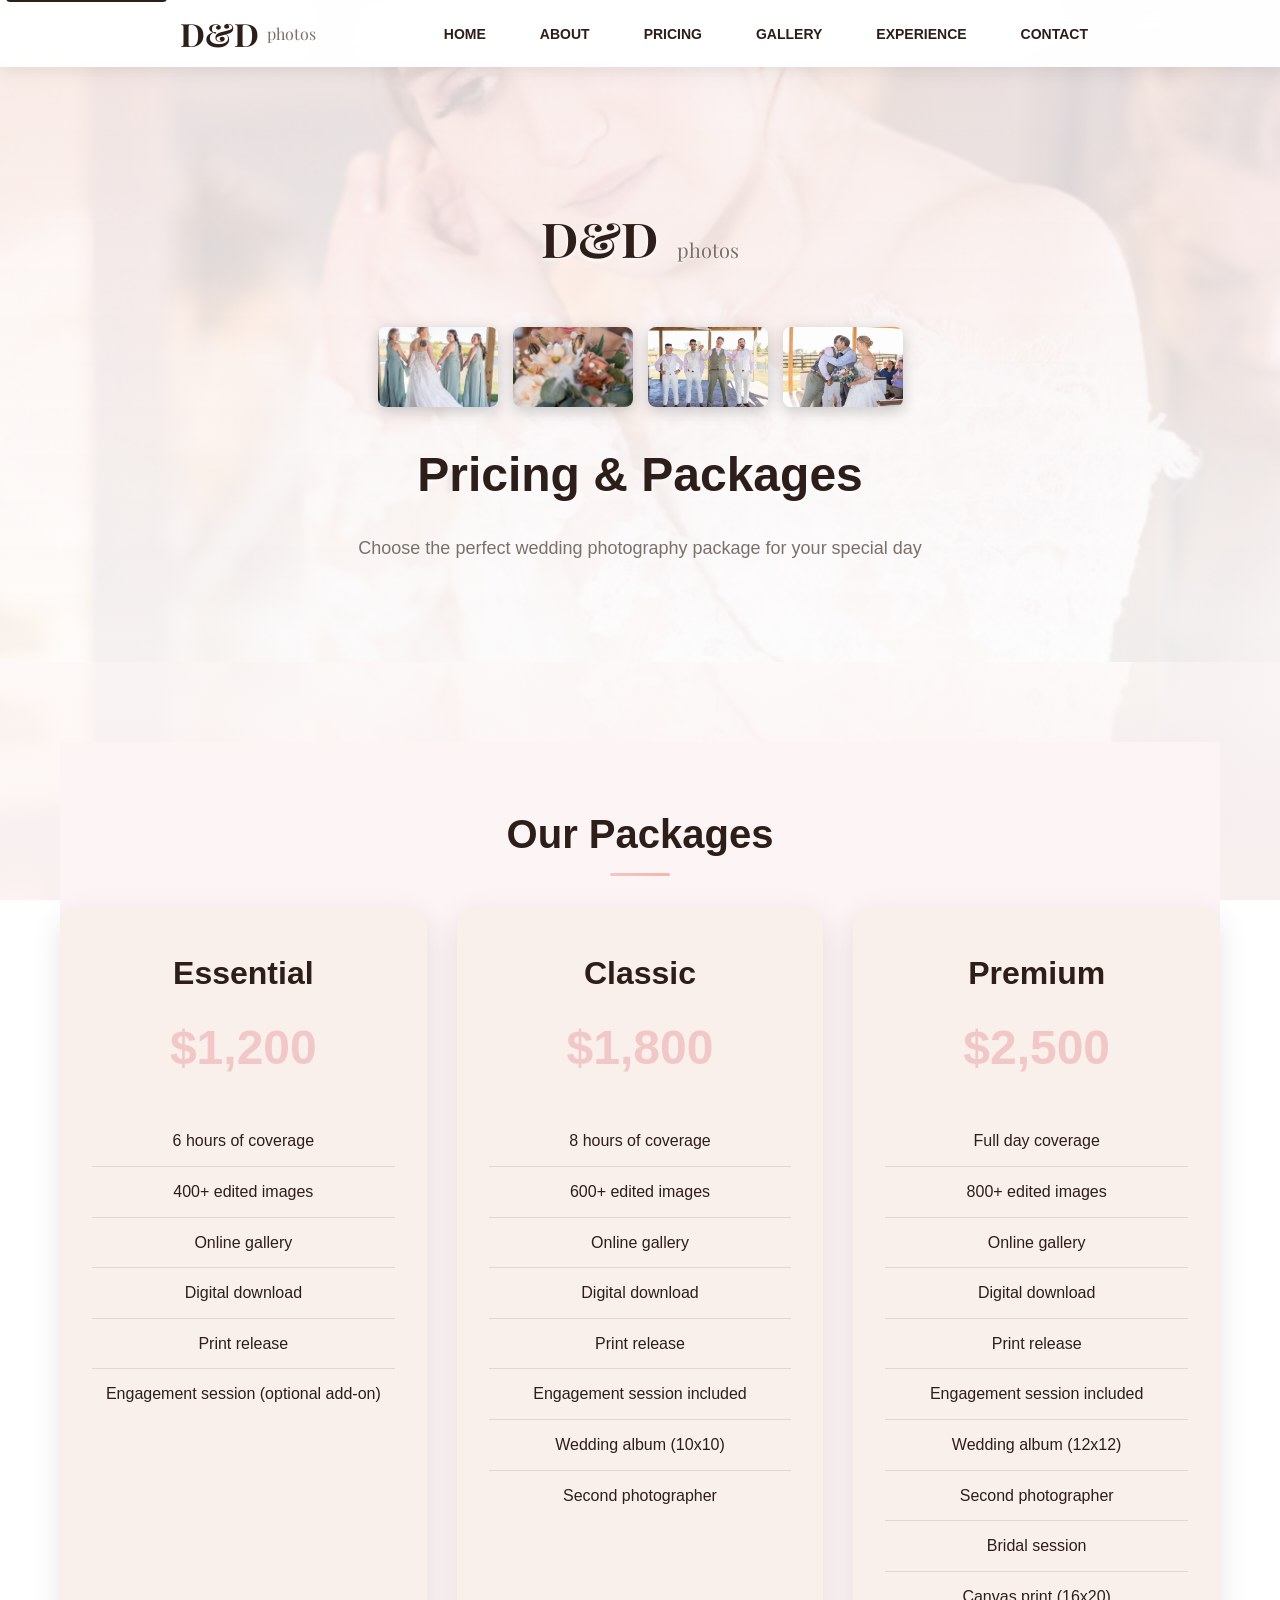
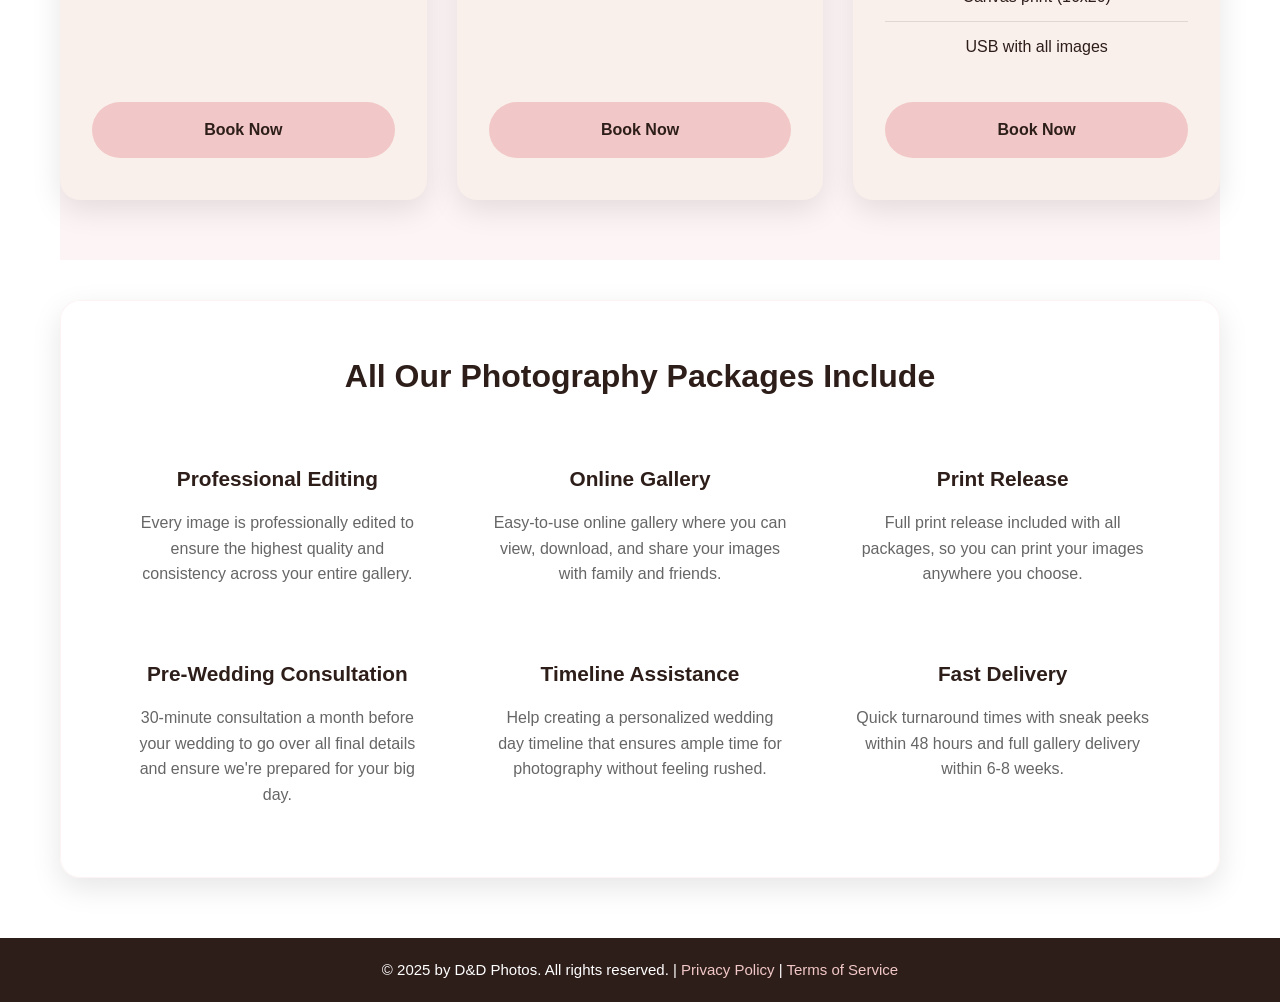
<file: pricing.html>
<!DOCTYPE html>
<html lang="en">
<head>
    <meta charset="UTF-8">
    <meta name="viewport" content="width=device-width, initial-scale=1.0">
    <title>Pricing & Packages | D&D Photos | Wedding Photography Packages Lexington, Kentucky</title>
    <meta name="description" content="Explore our wedding photography packages starting at $1,200. Professional wedding photography in Lexington, Kentucky with customizable packages to fit your needs.">
    <meta name="keywords" content="wedding photography packages, Lexington wedding photographer pricing, Kentucky wedding photography rates, wedding photographer packages, affordable wedding photography">
    
    <!-- Favicons -->
    <link rel="icon" type="image/x-icon" href="favicon.ico">
    <link rel="icon" type="image/png" sizes="16x16" href="favicon-16x16.png">
    <link rel="icon" type="image/png" sizes="32x32" href="favicon-32x32.png">
    <link rel="icon" type="image/png" sizes="192x192" href="favicon-192.png">
    <link rel="apple-touch-icon" sizes="180x180" href="apple-touch-icon.png">
    <link rel="manifest" href="site.webmanifest">
    
    <!-- Open Graph -->
    <meta property="og:title" content="Pricing & Packages | D&D Photos Wedding Photography">
    <meta property="og:description" content="Explore our wedding photography packages starting at $1,200. Professional wedding photography in Lexington, Kentucky.">
    <meta property="og:image" content="https://dndphotos.com/og-image.jpg">
    <meta property="og:image:alt" content="D&D Photos Wedding Photography Packages">
    <meta property="og:url" content="https://dndphotos.com/pricing.html">
    <meta property="og:type" content="website">
    <meta property="og:locale" content="en_US">
    
    <!-- Twitter Cards -->
    <meta name="twitter:card" content="summary_large_image">
    <meta name="twitter:title" content="Pricing & Packages | D&D Photos Wedding Photography">
    <meta name="twitter:description" content="Explore our wedding photography packages starting at $1,200.">
    <meta name="twitter:image" content="https://dndphotos.com/og-image.jpg">
    <meta name="twitter:image:alt" content="D&D Photos Wedding Photography Packages">
    <meta name="twitter:site" content="@dndphotos">
    <meta name="twitter:creator" content="@dndphotos">
    
    <!-- Canonical URL -->
    <link rel="canonical" href="https://dndphotos.com/pricing.html">
    
    <!-- Preload critical resources -->
    <link rel="preload" href="styles/shared.css" as="style">
    <link rel="dns-prefetch" href="//fonts.googleapis.com">
    <link href="https://fonts.googleapis.com/css2?family=Playfair+Display:wght@400;700&family=Dancing+Script:wght@400;700&display=swap" rel="stylesheet">
    <link rel="stylesheet" href="styles/shared.css">
    
    <style>
        /* Pricing specific styles */
        body {
            background: linear-gradient(rgba(253, 245, 245, 0.95), rgba(255, 255, 255, 0.95), rgba(253, 245, 245, 0.95)), url('optimized-images/hero-image.jpg');
            background-size: cover;
            background-position: center;
            background-attachment: fixed;
            min-height: 100vh;
        }
        
        .nav-menu a:hover {
            background: rgba(241, 200, 199, 0.3);
            color: #2e1e1a;
        }
        
        /* Main content */
        .main-content {
            padding-top: 80px;
        }
        
        .container {
            max-width: 1200px;
            margin: 0 auto;
            padding: 0 20px;
        }
        
        /* Header section */
        .header {
            text-align: center;
            padding: 40px 0 30px;
        }
        
        .header h1 {
            font-size: 2.5rem;
            font-weight: 800;
            margin-bottom: 15px;
            color: #2e1e1a;
        }
        
        .header p {
            font-size: 1.1rem;
            color: #2e1e1a;
            max-width: 600px;
            margin: 0 auto;
        }
        
        /* Section styling */
        .section {
            padding: 60px 0;
        }
        
        .section-title {
            text-align: center;
            font-size: 2.5rem;
            font-weight: 800;
            margin-bottom: 20px;
            color: #2e1e1a;
        }
        
        .section-subtitle {
            text-align: center;
            font-size: 1rem;
            color: #666;
            margin-bottom: 50px;
            text-transform: uppercase;
            letter-spacing: 2px;
        }
        
        /* Packages section */
        .packages {
            background: #fdf5f5;
        }
        
        .packages-grid {
            display: grid;
            grid-template-columns: repeat(auto-fit, minmax(350px, 1fr));
            gap: 30px;
            margin-top: 40px;
        }
        
        .package {
            background: #f9efeb;
            padding: 40px 30px;
            border-radius: 20px;
            text-align: center;
            box-shadow: 0 10px 30px rgba(0, 0, 0, 0.1);
            transition: all 0.3s ease;
            border: 2px solid transparent;
            min-height: 500px;
            display: flex;
            flex-direction: column;
            justify-content: space-between;
        }
        
        .package:hover {
            background: #fbefef;
            transform: translateY(-5px);
            box-shadow: 0 8px 30px rgba(255, 215, 0, 0.3), 0 20px 40px rgba(0, 0, 0, 0.15);
            border-color: #f1c8c7;
        }
        
        .package h3 {
            font-size: 2rem;
            font-weight: 700;
            margin-bottom: 10px;
            color: #2e1e1a;
        }
        
        .package .price {
            font-size: 3rem;
            font-weight: 800;
            color: #f1c8c7;
            margin-bottom: 20px;
        }
        
        .package ul {
            list-style: none;
            margin: 30px 0;
            flex-grow: 1;
        }
        
        .package li {
            padding: 12px 0;
            border-bottom: 1px solid rgba(0, 0, 0, 0.1);
            font-size: 16px;
            color: #2e1e1a;
        }
        
        .package li:last-child {
            border-bottom: none;
        }
        
        .btn {
            display: inline-block;
            background: #f1c8c7;
            color: #2e1e1a;
            padding: 15px 30px;
            text-decoration: none;
            border-radius: 50px;
            font-weight: 600;
            transition: all 0.3s ease;
            border: none;
            cursor: pointer;
            font-size: 16px;
        }
        
        .btn:hover {
            opacity: 0.8;
            transform: translateY(-2px);
        }
        
        /* Features section */
        .features {
            background: rgba(255, 255, 255, 0.95);
            backdrop-filter: blur(15px);
            border-radius: 20px;
            padding: 50px;
            margin: 40px 0;
            box-shadow: 0 10px 30px rgba(0, 0, 0, 0.1);
            border: 1px solid rgba(241, 200, 199, 0.2);
        }
        
        .features h2 {
            text-align: center;
            font-size: 2rem;
            font-weight: 700;
            margin-bottom: 40px;
            color: #2e1e1a;
        }
        
        .features-grid {
            display: grid;
            grid-template-columns: repeat(auto-fit, minmax(300px, 1fr));
            gap: 30px;
        }
        
        .feature {
            text-align: center;
            padding: 20px;
        }
        
        .feature h3 {
            font-size: 1.3rem;
            font-weight: 600;
            margin-bottom: 15px;
            color: #2e1e1a;
        }
        
        .feature p {
            color: #666;
            line-height: 1.6;
        }
        
        /* Footer */
        footer {
            background: #2e1e1a;
            color: white;
            text-align: center;
            padding: 20px 0;
            margin-top: 60px;
        }
        
        footer a {
            color: #f1c8c7;
            text-decoration: none;
        }
        
        footer a:hover {
            text-decoration: underline;
        }
        
        /* Skip link for accessibility */
        .skip-link {
            position: absolute;
            top: -40px;
            left: 6px;
            background: #2e1e1a;
            color: white;
            padding: 8px;
            text-decoration: none;
            border-radius: 4px;
            z-index: 1001;
        }
        
        .skip-link:focus {
            top: 6px;
        }
        
        /* Responsive design */
        @media (max-width: 768px) {
            .header h1 {
                font-size: 2rem;
            }
            
            .header p {
                font-size: 1rem;
            }
            
            .section-title {
                font-size: 2rem;
            }
            
            .packages-grid {
                grid-template-columns: 1fr;
                gap: 20px;
            }
            
            .package {
                padding: 30px 20px;
                min-height: auto;
            }
            
            .package h3 {
                font-size: 1.5rem;
            }
            
            .package .price {
                font-size: 2.5rem;
            }
            
            .features {
                padding: 30px 20px;
            }
            
            .features-grid {
                grid-template-columns: 1fr;
                gap: 20px;
            }
            
            .nav-container {
                padding: 0 20px;
            }
            
            .nav-menu {
                display: none;
            }
        }
    </style>
</head>
<body>
    <a href="#main-content" class="skip-link">Skip to main content</a>
    
    <!-- Navigation -->
    <nav>
        <div class="nav-container">
            <a href="index.html" class="brand-logo">
                <span class="brand-logo-main">D&D</span>
                <span class="brand-logo-subtitle">photos</span>
            </a>
            <ul class="nav-menu">
                <li><a href="index.html">HOME</a></li>
                <li><a href="index.html#about">ABOUT</a></li>
                <li><a href="pricing.html">PRICING</a></li>
                <li><a href="gallery.html">GALLERY</a></li>
                <li><a href="experience.html">EXPERIENCE</a></li>
                <li><a href="index.html#contact">CONTACT</a></li>
            </ul>
        </div>
    </nav>

    <!-- Page Header -->
    <header class="page-header">
        <div class="container">
            <div class="page-header-content">
                <div class="page-header-logo">
                    <a href="index.html" class="brand-logo">
                        <span class="brand-logo-main">D&D</span>
                        <span class="brand-logo-subtitle">photos</span>
                    </a>
                </div>
                
                <div class="header-collage">
                    <img src="optimized-images/featured1.jpg" alt="Wedding photography" loading="lazy">
                    <img src="optimized-images/featured2.jpg" alt="Wedding photography" loading="lazy">
                    <img src="optimized-images/featured3.jpg" alt="Wedding photography" loading="lazy">
                    <img src="optimized-images/featured4.jpg" alt="Wedding photography" loading="lazy">
                </div>
                
                <h1>Pricing & Packages</h1>
                <p>Choose the perfect wedding photography package for your special day</p>
            </div>
        </div>
    </header>

    <main id="main-content" class="main-content">
        <div class="container">
            
            <!-- Packages Section -->
            <section class="section packages">
                <h2 class="section-title">Our Packages</h2>
                
                <div class="packages-grid">
                    <div class="package">
                        <div>
                            <h3>Essential</h3>
                            <div class="price">$1,200</div>
                            <ul>
                                <li>6 hours of coverage</li>
                                <li>400+ edited images</li>
                                <li>Online gallery</li>
                                <li>Digital download</li>
                                <li>Print release</li>
                                <li>Engagement session (optional add-on)</li>
                            </ul>
                        </div>
                        <a href="index.html#contact" class="btn">Book Now</a>
                    </div>
                    
                    <div class="package">
                        <div>
                            <h3>Classic</h3>
                            <div class="price">$1,800</div>
                            <ul>
                                <li>8 hours of coverage</li>
                                <li>600+ edited images</li>
                                <li>Online gallery</li>
                                <li>Digital download</li>
                                <li>Print release</li>
                                <li>Engagement session included</li>
                                <li>Wedding album (10x10)</li>
                                <li>Second photographer</li>
                            </ul>
                        </div>
                        <a href="index.html#contact" class="btn">Book Now</a>
                    </div>
                    
                    <div class="package">
                        <div>
                            <h3>Premium</h3>
                            <div class="price">$2,500</div>
                            <ul>
                                <li>Full day coverage</li>
                                <li>800+ edited images</li>
                                <li>Online gallery</li>
                                <li>Digital download</li>
                                <li>Print release</li>
                                <li>Engagement session included</li>
                                <li>Wedding album (12x12)</li>
                                <li>Second photographer</li>
                                <li>Bridal session</li>
                                <li>Canvas print (16x20)</li>
                                <li>USB with all images</li>
                            </ul>
                        </div>
                        <a href="index.html#contact" class="btn">Book Now</a>
                    </div>
                </div>
            </section>
            
            <!-- Features Section -->
            <section class="features">
                <h2>All Our Photography Packages Include</h2>
                <div class="features-grid">
                    <div class="feature">
                        <h3>Professional Editing</h3>
                        <p>Every image is professionally edited to ensure the highest quality and consistency across your entire gallery.</p>
                    </div>
                    
                    <div class="feature">
                        <h3>Online Gallery</h3>
                        <p>Easy-to-use online gallery where you can view, download, and share your images with family and friends.</p>
                    </div>
                    
                    <div class="feature">
                        <h3>Print Release</h3>
                        <p>Full print release included with all packages, so you can print your images anywhere you choose.</p>
                    </div>
                    
                    <div class="feature">
                        <h3>Pre-Wedding Consultation</h3>
                        <p>30-minute consultation a month before your wedding to go over all final details and ensure we're prepared for your big day.</p>
                    </div>
                    
                    <div class="feature">
                        <h3>Timeline Assistance</h3>
                        <p>Help creating a personalized wedding day timeline that ensures ample time for photography without feeling rushed.</p>
                    </div>
                    
                    <div class="feature">
                        <h3>Fast Delivery</h3>
                        <p>Quick turnaround times with sneak peeks within 48 hours and full gallery delivery within 6-8 weeks.</p>
                    </div>
                </div>
            </section>
        </div>
    </main>
    
    <!-- Footer -->
    <footer role="contentinfo">
        <div class="container">
            <p>&copy; 2025 by D&D Photos. All rights reserved. | <a href="privacy-policy.html">Privacy Policy</a> | <a href="terms-of-service.html">Terms of Service</a></p>
        </div>
    </footer>
</body>
</html>
</file>
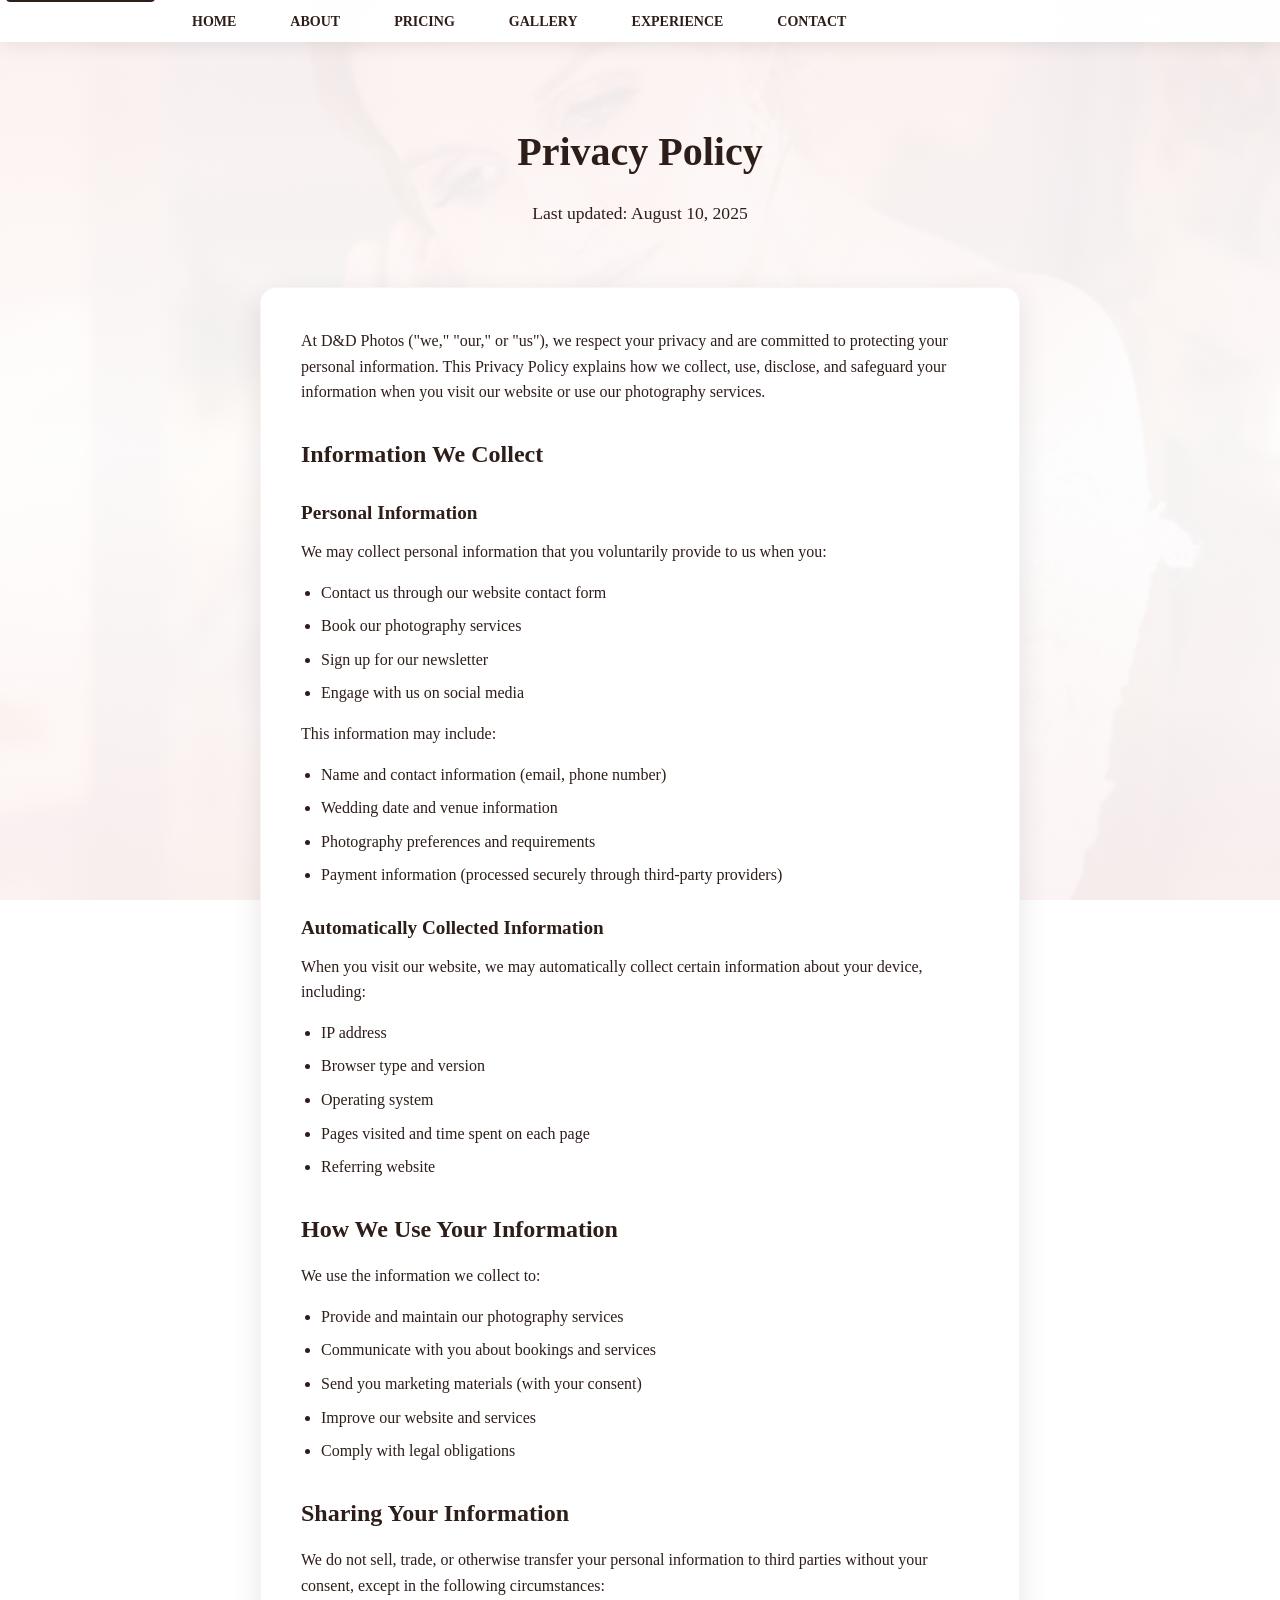
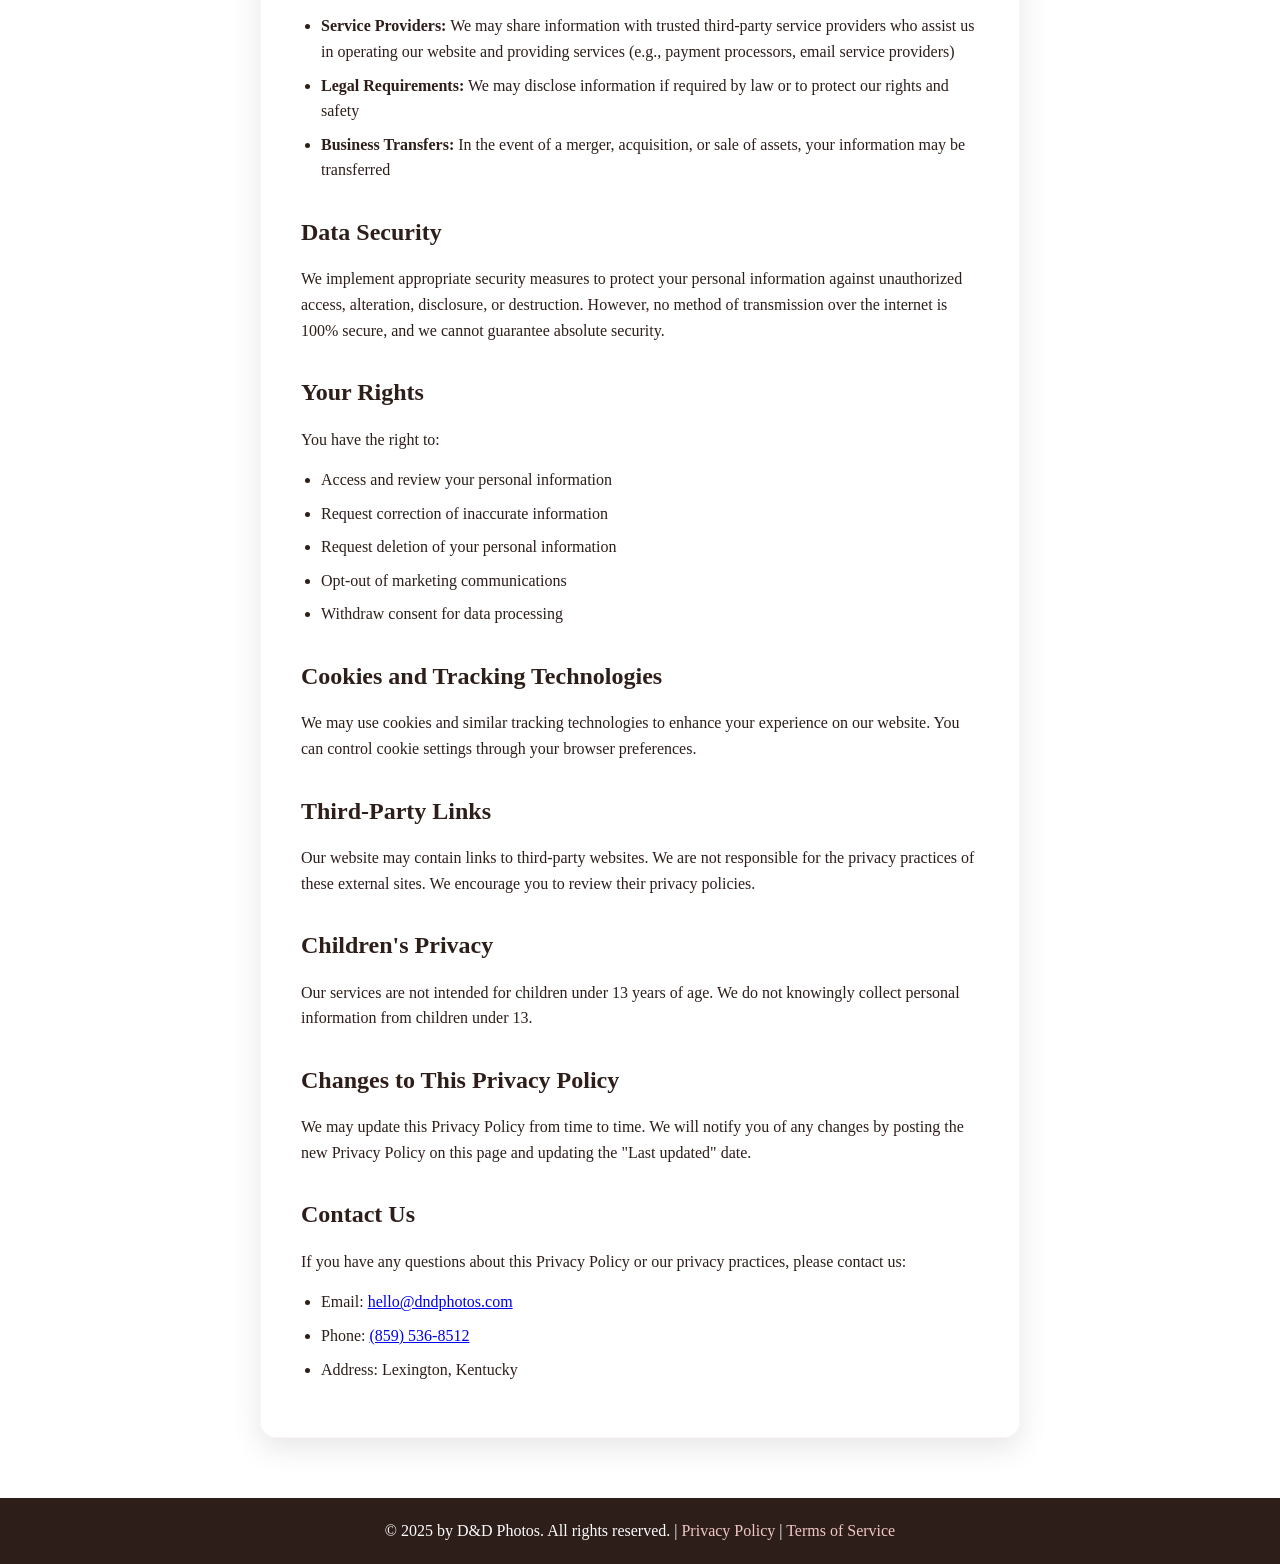
<file: privacy-policy.html>
<!DOCTYPE html>
<html lang="en">
<head>
    <meta charset="UTF-8">
    <meta name="viewport" content="width=device-width, initial-scale=1.0">
    <title>Privacy Policy | D&D Photos | Lexington, Kentucky Wedding Photographer</title>
    <meta name="description" content="Privacy Policy for D&D Photos - Learn how we collect, use, and protect your personal information when you use our wedding photography services.">
    
    <!-- Favicons -->
    <link rel="icon" type="image/x-icon" href="favicon.ico">
    <link rel="icon" type="image/png" sizes="16x16" href="favicon-16x16.png">
    <link rel="icon" type="image/png" sizes="32x32" href="favicon-32x32.png">
    <link rel="icon" type="image/png" sizes="192x192" href="favicon-192.png">
    <link rel="apple-touch-icon" sizes="180x180" href="apple-touch-icon.png">
    <link rel="manifest" href="site.webmanifest">
    
    <!-- Canonical URL -->
    <link rel="canonical" href="https://dndphotos.com/privacy-policy.html">
    
    <style>
        /* Reset and base styles */
        * {
            margin: 0;
            padding: 0;
            box-sizing: border-box;
        }
        
        body {
            font-family: 'Georgia', serif;
            line-height: 1.6;
            color: #2e1e1a;
            background: linear-gradient(rgba(253, 245, 245, 0.95), rgba(255, 255, 255, 0.95), rgba(253, 245, 245, 0.95)), url('optimized-images/hero-image.jpg');
            background-size: cover;
            background-position: center;
            background-attachment: fixed;
            min-height: 100vh;
        }
        
        /* Navigation */
        nav {
            position: fixed;
            top: 0;
            width: 100%;
            background: rgba(255, 255, 255, 0.95);
            backdrop-filter: blur(15px);
            z-index: 1000;
            padding: 8px 0;
            box-shadow: 0 2px 20px rgba(0, 0, 0, 0.1);
            transition: background 0.3s ease;
        }
        
        .nav-container {
            display: flex;
            justify-content: space-between;
            align-items: center;
            max-width: 1000px;
            margin: 0 auto;
            padding: 0 40px;
        }
        
        .nav-menu {
            display: flex;
            list-style: none;
            gap: 30px;
        }
        
        .nav-menu a {
            color: #2e1e1a;
            text-decoration: none;
            font-size: 14px;
            font-weight: 600;
            transition: all 0.3s ease;
            padding: 8px 12px;
            border-radius: 6px;
            position: relative;
        }
        
        .nav-menu a:hover {
            background: rgba(241, 200, 199, 0.3);
            color: #2e1e1a;
        }
        
        /* Main content */
        .main-content {
            padding-top: 80px;
        }
        
        .container {
            max-width: 800px;
            margin: 0 auto;
            padding: 0 20px;
        }
        
        /* Header section */
        .header {
            text-align: center;
            padding: 40px 0 30px;
        }
        
        .header h1 {
            font-size: 2.5rem;
            font-weight: 800;
            margin-bottom: 15px;
            color: #2e1e1a;
        }
        
        .header p {
            font-size: 1.1rem;
            color: #2e1e1a;
            max-width: 600px;
            margin: 0 auto;
        }
        
        /* Content */
        .content {
            background: rgba(255, 255, 255, 0.95);
            backdrop-filter: blur(15px);
            border-radius: 16px;
            padding: 40px;
            margin: 30px 0;
            box-shadow: 0 10px 30px rgba(0, 0, 0, 0.1);
            border: 1px solid rgba(241, 200, 199, 0.2);
        }
        
        .content h2 {
            color: #2e1e1a;
            margin: 30px 0 15px 0;
            font-size: 1.5rem;
        }
        
        .content h3 {
            color: #2e1e1a;
            margin: 25px 0 10px 0;
            font-size: 1.2rem;
        }
        
        .content p {
            margin-bottom: 15px;
            color: #2e1e1a;
        }
        
        .content ul {
            margin: 15px 0;
            padding-left: 20px;
        }
        
        .content li {
            margin-bottom: 8px;
            color: #2e1e1a;
        }
        
        .content strong {
            color: #2e1e1a;
        }
        
        /* Footer */
        footer {
            background: #2e1e1a;
            color: white;
            text-align: center;
            padding: 20px 0;
            margin-top: 60px;
        }
        
        footer a {
            color: #f1c8c7;
            text-decoration: none;
        }
        
        footer a:hover {
            text-decoration: underline;
        }
        
        /* Skip link for accessibility */
        .skip-link {
            position: absolute;
            top: -40px;
            left: 6px;
            background: #2e1e1a;
            color: white;
            padding: 8px;
            text-decoration: none;
            border-radius: 4px;
            z-index: 1001;
        }
        
        .skip-link:focus {
            top: 6px;
        }
        
        /* Responsive design */
        @media (max-width: 768px) {
            .header h1 {
                font-size: 2rem;
            }
            
            .header p {
                font-size: 1rem;
            }
            
            .content {
                padding: 30px 20px;
            }
            
            .nav-container {
                padding: 0 20px;
            }
            
            .nav-menu {
                display: none;
            }
        }
    </style>
</head>
<body>
    <a href="#main-content" class="skip-link">Skip to main content</a>
    
    <!-- Navigation -->
    <header>
        <nav role="navigation" aria-label="Main navigation">
            <div class="nav-container">
                <ul class="nav-menu">
                    <li><a href="index.html" aria-label="Go to home section">HOME</a></li>
                    <li><a href="index.html#about" aria-label="Go to about section">ABOUT</a></li>
                    <li><a href="pricing.html" aria-label="Go to pricing packages">PRICING</a></li>
                    <li><a href="gallery.html" aria-label="View wedding photography gallery">GALLERY</a></li>
                    <li><a href="experience.html" aria-label="View our photography process">EXPERIENCE</a></li>
                    <li><a href="index.html#contact" aria-label="Go to contact section">CONTACT</a></li>
                </ul>
            </div>
        </nav>
    </header>
    
    <main id="main-content" class="main-content">
        <div class="container">
            <header class="header">
                <h1>Privacy Policy</h1>
                <p>Last updated: August 10, 2025</p>
            </header>
            
            <div class="content">
                <p>At D&D Photos ("we," "our," or "us"), we respect your privacy and are committed to protecting your personal information. This Privacy Policy explains how we collect, use, disclose, and safeguard your information when you visit our website or use our photography services.</p>
                
                <h2>Information We Collect</h2>
                
                <h3>Personal Information</h3>
                <p>We may collect personal information that you voluntarily provide to us when you:</p>
                <ul>
                    <li>Contact us through our website contact form</li>
                    <li>Book our photography services</li>
                    <li>Sign up for our newsletter</li>
                    <li>Engage with us on social media</li>
                </ul>
                
                <p>This information may include:</p>
                <ul>
                    <li>Name and contact information (email, phone number)</li>
                    <li>Wedding date and venue information</li>
                    <li>Photography preferences and requirements</li>
                    <li>Payment information (processed securely through third-party providers)</li>
                </ul>
                
                <h3>Automatically Collected Information</h3>
                <p>When you visit our website, we may automatically collect certain information about your device, including:</p>
                <ul>
                    <li>IP address</li>
                    <li>Browser type and version</li>
                    <li>Operating system</li>
                    <li>Pages visited and time spent on each page</li>
                    <li>Referring website</li>
                </ul>
                
                <h2>How We Use Your Information</h2>
                <p>We use the information we collect to:</p>
                <ul>
                    <li>Provide and maintain our photography services</li>
                    <li>Communicate with you about bookings and services</li>
                    <li>Send you marketing materials (with your consent)</li>
                    <li>Improve our website and services</li>
                    <li>Comply with legal obligations</li>
                </ul>
                
                <h2>Sharing Your Information</h2>
                <p>We do not sell, trade, or otherwise transfer your personal information to third parties without your consent, except in the following circumstances:</p>
                <ul>
                    <li><strong>Service Providers:</strong> We may share information with trusted third-party service providers who assist us in operating our website and providing services (e.g., payment processors, email service providers)</li>
                    <li><strong>Legal Requirements:</strong> We may disclose information if required by law or to protect our rights and safety</li>
                    <li><strong>Business Transfers:</strong> In the event of a merger, acquisition, or sale of assets, your information may be transferred</li>
                </ul>
                
                <h2>Data Security</h2>
                <p>We implement appropriate security measures to protect your personal information against unauthorized access, alteration, disclosure, or destruction. However, no method of transmission over the internet is 100% secure, and we cannot guarantee absolute security.</p>
                
                <h2>Your Rights</h2>
                <p>You have the right to:</p>
                <ul>
                    <li>Access and review your personal information</li>
                    <li>Request correction of inaccurate information</li>
                    <li>Request deletion of your personal information</li>
                    <li>Opt-out of marketing communications</li>
                    <li>Withdraw consent for data processing</li>
                </ul>
                
                <h2>Cookies and Tracking Technologies</h2>
                <p>We may use cookies and similar tracking technologies to enhance your experience on our website. You can control cookie settings through your browser preferences.</p>
                
                <h2>Third-Party Links</h2>
                <p>Our website may contain links to third-party websites. We are not responsible for the privacy practices of these external sites. We encourage you to review their privacy policies.</p>
                
                <h2>Children's Privacy</h2>
                <p>Our services are not intended for children under 13 years of age. We do not knowingly collect personal information from children under 13.</p>
                
                <h2>Changes to This Privacy Policy</h2>
                <p>We may update this Privacy Policy from time to time. We will notify you of any changes by posting the new Privacy Policy on this page and updating the "Last updated" date.</p>
                
                <h2>Contact Us</h2>
                <p>If you have any questions about this Privacy Policy or our privacy practices, please contact us:</p>
                <ul>
                    <li>Email: <a href="mailto:hello@dndphotos.com">hello@dndphotos.com</a></li>
                    <li>Phone: <a href="tel:+18595368512">(859) 536-8512</a></li>
                    <li>Address: Lexington, Kentucky</li>
                </ul>
            </div>
        </div>
    </main>
    
    <!-- Footer -->
    <footer role="contentinfo">
        <div class="container">
            <p>&copy; 2025 by D&D Photos. All rights reserved. | <a href="privacy-policy.html">Privacy Policy</a> | <a href="terms-of-service.html">Terms of Service</a></p>
        </div>
    </footer>
</body>
</html>
</file>
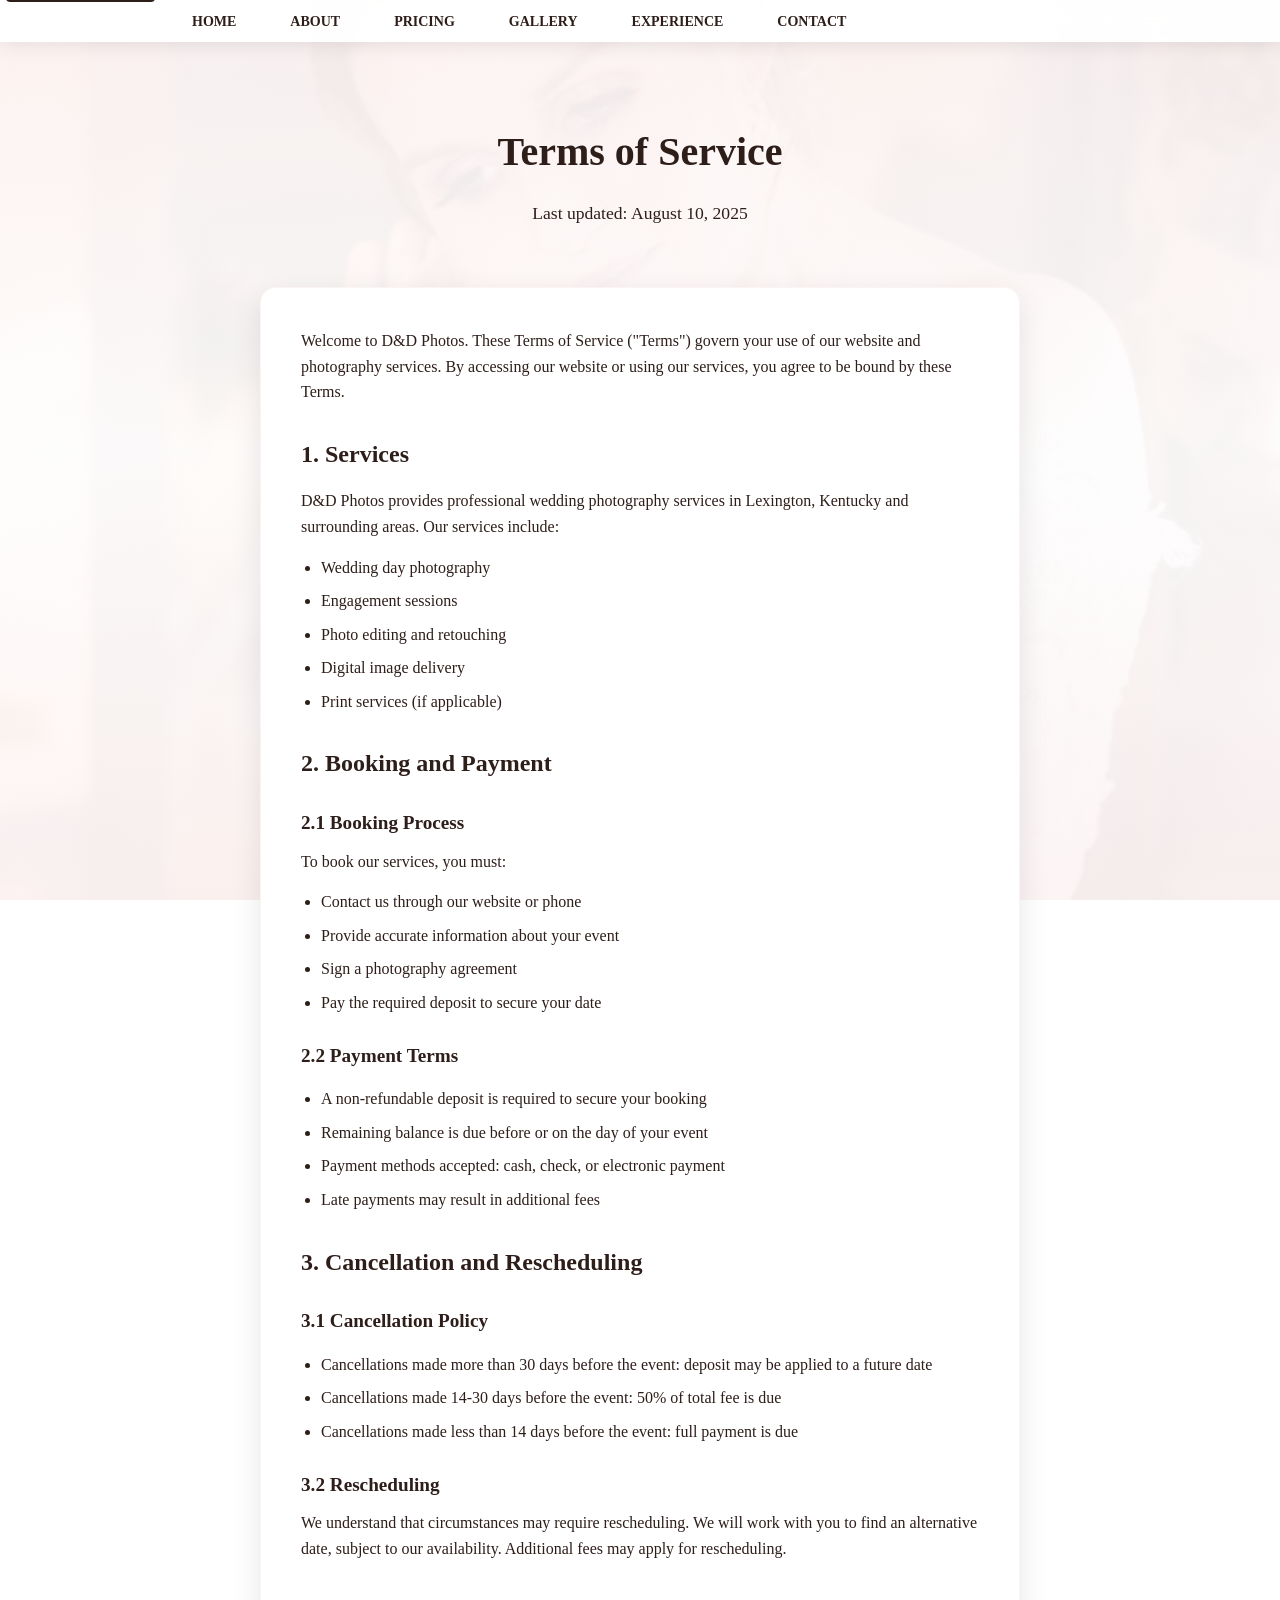
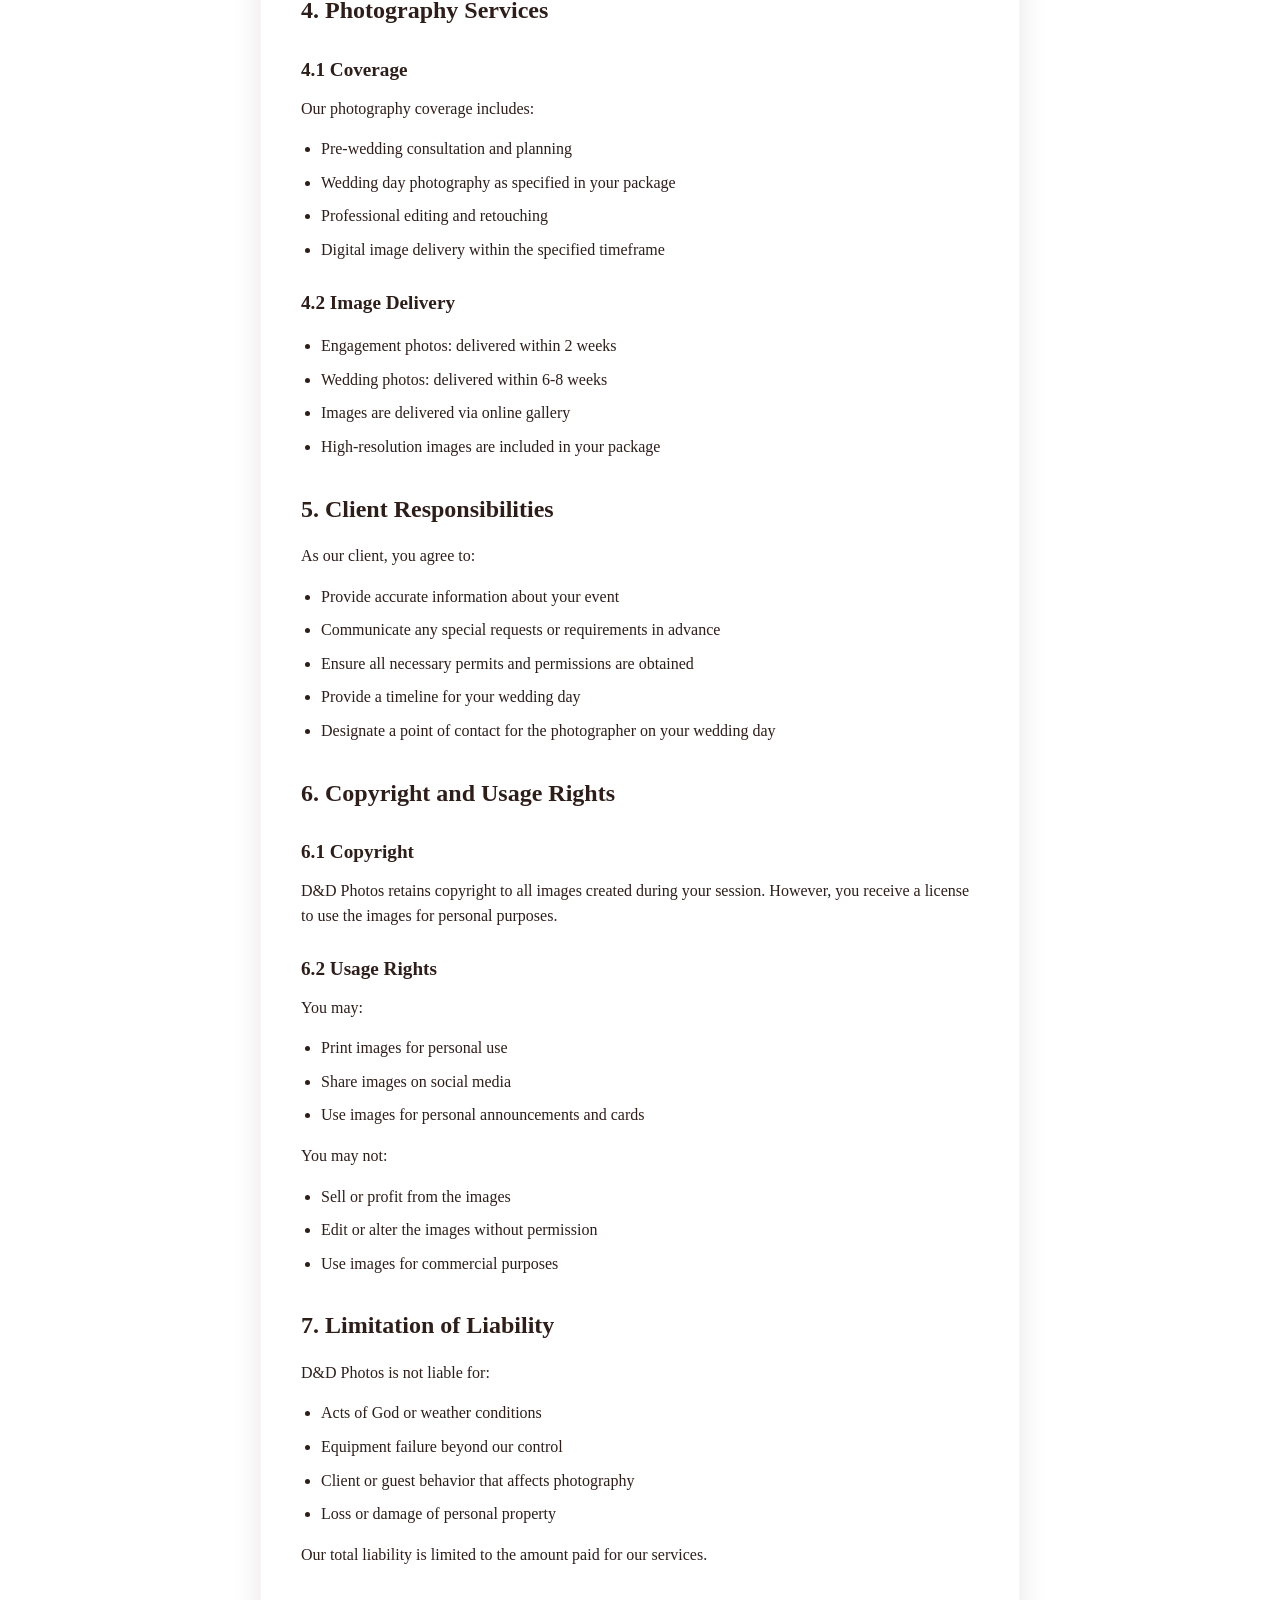
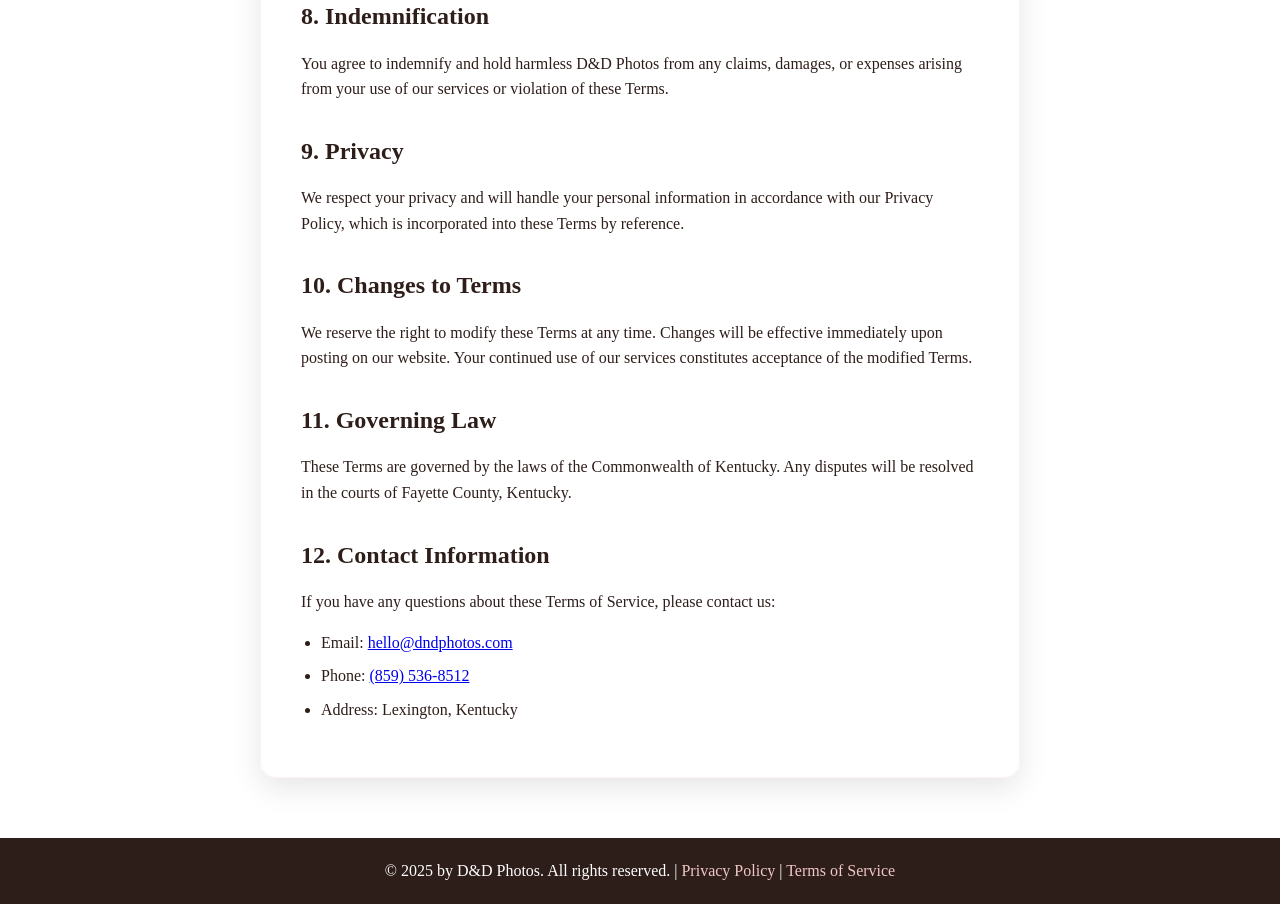
<file: terms-of-service.html>
<!DOCTYPE html>
<html lang="en">
<head>
    <meta charset="UTF-8">
    <meta name="viewport" content="width=device-width, initial-scale=1.0">
    <title>Terms of Service | D&D Photos | Lexington, Kentucky Wedding Photographer</title>
    <meta name="description" content="Terms of Service for D&D Photos - Learn about the terms and conditions for using our wedding photography services.">
    
    <!-- Favicons -->
    <link rel="icon" type="image/x-icon" href="favicon.ico">
    <link rel="icon" type="image/png" sizes="16x16" href="favicon-16x16.png">
    <link rel="icon" type="image/png" sizes="32x32" href="favicon-32x32.png">
    <link rel="icon" type="image/png" sizes="192x192" href="favicon-192.png">
    <link rel="apple-touch-icon" sizes="180x180" href="apple-touch-icon.png">
    <link rel="manifest" href="site.webmanifest">
    
    <!-- Canonical URL -->
    <link rel="canonical" href="https://dndphotos.com/terms-of-service.html">
    
    <style>
        /* Reset and base styles */
        * {
            margin: 0;
            padding: 0;
            box-sizing: border-box;
        }
        
        body {
            font-family: 'Georgia', serif;
            line-height: 1.6;
            color: #2e1e1a;
            background: linear-gradient(rgba(253, 245, 245, 0.95), rgba(255, 255, 255, 0.95), rgba(253, 245, 245, 0.95)), url('optimized-images/hero-image.jpg');
            background-size: cover;
            background-position: center;
            background-attachment: fixed;
            min-height: 100vh;
        }
        
        /* Navigation */
        nav {
            position: fixed;
            top: 0;
            width: 100%;
            background: rgba(255, 255, 255, 0.95);
            backdrop-filter: blur(15px);
            z-index: 1000;
            padding: 8px 0;
            box-shadow: 0 2px 20px rgba(0, 0, 0, 0.1);
            transition: background 0.3s ease;
        }
        
        .nav-container {
            display: flex;
            justify-content: space-between;
            align-items: center;
            max-width: 1000px;
            margin: 0 auto;
            padding: 0 40px;
        }
        
        .nav-menu {
            display: flex;
            list-style: none;
            gap: 30px;
        }
        
        .nav-menu a {
            color: #2e1e1a;
            text-decoration: none;
            font-size: 14px;
            font-weight: 600;
            transition: all 0.3s ease;
            padding: 8px 12px;
            border-radius: 6px;
            position: relative;
        }
        
        .nav-menu a:hover {
            background: rgba(241, 200, 199, 0.3);
            color: #2e1e1a;
        }
        
        /* Main content */
        .main-content {
            padding-top: 80px;
        }
        
        .container {
            max-width: 800px;
            margin: 0 auto;
            padding: 0 20px;
        }
        
        /* Header section */
        .header {
            text-align: center;
            padding: 40px 0 30px;
        }
        
        .header h1 {
            font-size: 2.5rem;
            font-weight: 800;
            margin-bottom: 15px;
            color: #2e1e1a;
        }
        
        .header p {
            font-size: 1.1rem;
            color: #2e1e1a;
            max-width: 600px;
            margin: 0 auto;
        }
        
        /* Content */
        .content {
            background: rgba(255, 255, 255, 0.95);
            backdrop-filter: blur(15px);
            border-radius: 16px;
            padding: 40px;
            margin: 30px 0;
            box-shadow: 0 10px 30px rgba(0, 0, 0, 0.1);
            border: 1px solid rgba(241, 200, 199, 0.2);
        }
        
        .content h2 {
            color: #2e1e1a;
            margin: 30px 0 15px 0;
            font-size: 1.5rem;
        }
        
        .content h3 {
            color: #2e1e1a;
            margin: 25px 0 10px 0;
            font-size: 1.2rem;
        }
        
        .content p {
            margin-bottom: 15px;
            color: #2e1e1a;
        }
        
        .content ul {
            margin: 15px 0;
            padding-left: 20px;
        }
        
        .content li {
            margin-bottom: 8px;
            color: #2e1e1a;
        }
        
        .content strong {
            color: #2e1e1a;
        }
        
        /* Footer */
        footer {
            background: #2e1e1a;
            color: white;
            text-align: center;
            padding: 20px 0;
            margin-top: 60px;
        }
        
        footer a {
            color: #f1c8c7;
            text-decoration: none;
        }
        
        footer a:hover {
            text-decoration: underline;
        }
        
        /* Skip link for accessibility */
        .skip-link {
            position: absolute;
            top: -40px;
            left: 6px;
            background: #2e1e1a;
            color: white;
            padding: 8px;
            text-decoration: none;
            border-radius: 4px;
            z-index: 1001;
        }
        
        .skip-link:focus {
            top: 6px;
        }
        
        /* Responsive design */
        @media (max-width: 768px) {
            .header h1 {
                font-size: 2rem;
            }
            
            .header p {
                font-size: 1rem;
            }
            
            .content {
                padding: 30px 20px;
            }
            
            .nav-container {
                padding: 0 20px;
            }
            
            .nav-menu {
                display: none;
            }
        }
    </style>
</head>
<body>
    <a href="#main-content" class="skip-link">Skip to main content</a>
    
    <!-- Navigation -->
    <header>
        <nav role="navigation" aria-label="Main navigation">
            <div class="nav-container">
                <ul class="nav-menu">
                    <li><a href="index.html" aria-label="Go to home section">HOME</a></li>
                    <li><a href="index.html#about" aria-label="Go to about section">ABOUT</a></li>
                    <li><a href="pricing.html" aria-label="Go to pricing packages">PRICING</a></li>
                    <li><a href="gallery.html" aria-label="View wedding photography gallery">GALLERY</a></li>
                    <li><a href="experience.html" aria-label="View our photography process">EXPERIENCE</a></li>
                    <li><a href="index.html#contact" aria-label="Go to contact section">CONTACT</a></li>
                </ul>
            </div>
        </nav>
    </header>
    
    <main id="main-content" class="main-content">
        <div class="container">
            <header class="header">
                <h1>Terms of Service</h1>
                <p>Last updated: August 10, 2025</p>
            </header>
            
            <div class="content">
                <p>Welcome to D&D Photos. These Terms of Service ("Terms") govern your use of our website and photography services. By accessing our website or using our services, you agree to be bound by these Terms.</p>
                
                <h2>1. Services</h2>
                <p>D&D Photos provides professional wedding photography services in Lexington, Kentucky and surrounding areas. Our services include:</p>
                <ul>
                    <li>Wedding day photography</li>
                    <li>Engagement sessions</li>
                    <li>Photo editing and retouching</li>
                    <li>Digital image delivery</li>
                    <li>Print services (if applicable)</li>
                </ul>
                
                <h2>2. Booking and Payment</h2>
                <h3>2.1 Booking Process</h3>
                <p>To book our services, you must:</p>
                <ul>
                    <li>Contact us through our website or phone</li>
                    <li>Provide accurate information about your event</li>
                    <li>Sign a photography agreement</li>
                    <li>Pay the required deposit to secure your date</li>
                </ul>
                
                <h3>2.2 Payment Terms</h3>
                <ul>
                    <li>A non-refundable deposit is required to secure your booking</li>
                    <li>Remaining balance is due before or on the day of your event</li>
                    <li>Payment methods accepted: cash, check, or electronic payment</li>
                    <li>Late payments may result in additional fees</li>
                </ul>
                
                <h2>3. Cancellation and Rescheduling</h2>
                <h3>3.1 Cancellation Policy</h3>
                <ul>
                    <li>Cancellations made more than 30 days before the event: deposit may be applied to a future date</li>
                    <li>Cancellations made 14-30 days before the event: 50% of total fee is due</li>
                    <li>Cancellations made less than 14 days before the event: full payment is due</li>
                </ul>
                
                <h3>3.2 Rescheduling</h3>
                <p>We understand that circumstances may require rescheduling. We will work with you to find an alternative date, subject to our availability. Additional fees may apply for rescheduling.</p>
                
                <h2>4. Photography Services</h2>
                <h3>4.1 Coverage</h3>
                <p>Our photography coverage includes:</p>
                <ul>
                    <li>Pre-wedding consultation and planning</li>
                    <li>Wedding day photography as specified in your package</li>
                    <li>Professional editing and retouching</li>
                    <li>Digital image delivery within the specified timeframe</li>
                </ul>
                
                <h3>4.2 Image Delivery</h3>
                <ul>
                    <li>Engagement photos: delivered within 2 weeks</li>
                    <li>Wedding photos: delivered within 6-8 weeks</li>
                    <li>Images are delivered via online gallery</li>
                    <li>High-resolution images are included in your package</li>
                </ul>
                
                <h2>5. Client Responsibilities</h2>
                <p>As our client, you agree to:</p>
                <ul>
                    <li>Provide accurate information about your event</li>
                    <li>Communicate any special requests or requirements in advance</li>
                    <li>Ensure all necessary permits and permissions are obtained</li>
                    <li>Provide a timeline for your wedding day</li>
                    <li>Designate a point of contact for the photographer on your wedding day</li>
                </ul>
                
                <h2>6. Copyright and Usage Rights</h2>
                <h3>6.1 Copyright</h3>
                <p>D&D Photos retains copyright to all images created during your session. However, you receive a license to use the images for personal purposes.</p>
                
                <h3>6.2 Usage Rights</h3>
                <p>You may:</p>
                <ul>
                    <li>Print images for personal use</li>
                    <li>Share images on social media</li>
                    <li>Use images for personal announcements and cards</li>
                </ul>
                
                <p>You may not:</p>
                <ul>
                    <li>Sell or profit from the images</li>
                    <li>Edit or alter the images without permission</li>
                    <li>Use images for commercial purposes</li>
                </ul>
                
                <h2>7. Limitation of Liability</h2>
                <p>D&D Photos is not liable for:</p>
                <ul>
                    <li>Acts of God or weather conditions</li>
                    <li>Equipment failure beyond our control</li>
                    <li>Client or guest behavior that affects photography</li>
                    <li>Loss or damage of personal property</li>
                </ul>
                
                <p>Our total liability is limited to the amount paid for our services.</p>
                
                <h2>8. Indemnification</h2>
                <p>You agree to indemnify and hold harmless D&D Photos from any claims, damages, or expenses arising from your use of our services or violation of these Terms.</p>
                
                <h2>9. Privacy</h2>
                <p>We respect your privacy and will handle your personal information in accordance with our Privacy Policy, which is incorporated into these Terms by reference.</p>
                
                <h2>10. Changes to Terms</h2>
                <p>We reserve the right to modify these Terms at any time. Changes will be effective immediately upon posting on our website. Your continued use of our services constitutes acceptance of the modified Terms.</p>
                
                <h2>11. Governing Law</h2>
                <p>These Terms are governed by the laws of the Commonwealth of Kentucky. Any disputes will be resolved in the courts of Fayette County, Kentucky.</p>
                
                <h2>12. Contact Information</h2>
                <p>If you have any questions about these Terms of Service, please contact us:</p>
                <ul>
                    <li>Email: <a href="mailto:hello@dndphotos.com">hello@dndphotos.com</a></li>
                    <li>Phone: <a href="tel:+18595368512">(859) 536-8512</a></li>
                    <li>Address: Lexington, Kentucky</li>
                </ul>
            </div>
        </div>
    </main>
    
    <!-- Footer -->
    <footer role="contentinfo">
        <div class="container">
            <p>&copy; 2025 by D&D Photos. All rights reserved. | <a href="privacy-policy.html">Privacy Policy</a> | <a href="terms-of-service.html">Terms of Service</a></p>
        </div>
    </footer>
</body>
</html>
</file>
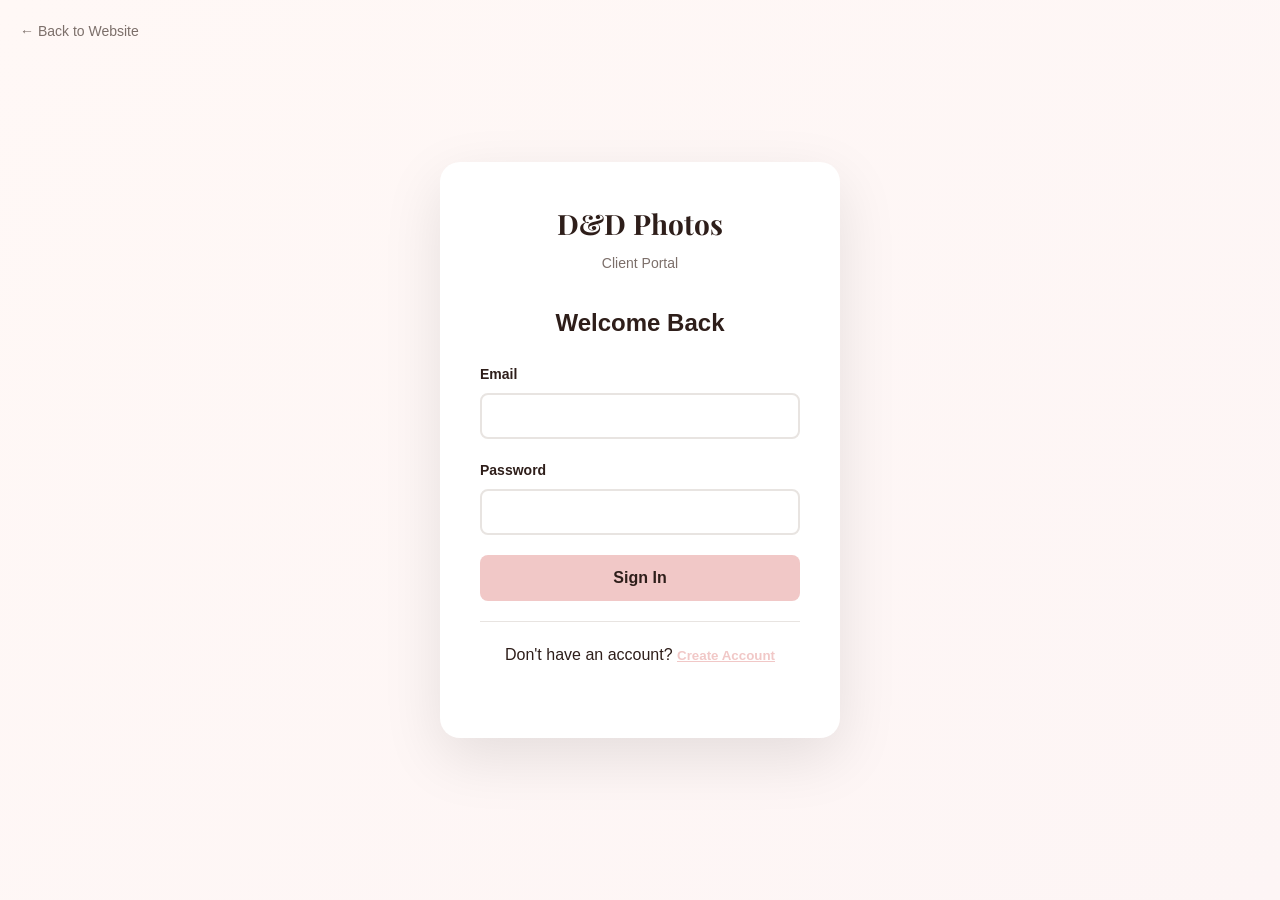
<file: portal/dashboard.html>
<!DOCTYPE html>
<html lang="en">
<head>
    <meta charset="UTF-8">
    <meta name="viewport" content="width=device-width, initial-scale=1.0">
    <title>Dashboard | D&D Photos Client Portal</title>
    
    <!-- SEO Meta Tags -->
    <meta name="description" content="Client dashboard for D&D Photos - manage payments, contracts, and proposals.">
    <meta name="robots" content="noindex, nofollow">
    
    <!-- Favicons -->
    <link rel="icon" href="../favicon.ico" sizes="any">
    <link rel="icon" type="image/png" sizes="32x32" href="../favicon-32x32.png">
    <link rel="icon" type="image/png" sizes="16x16" href="../favicon-16x16.png">
    <link rel="apple-touch-icon" sizes="180x180" href="../apple-touch-icon.png">
    
    <!-- Stylesheets -->
    <link href="https://fonts.googleapis.com/css2?family=Playfair+Display:wght@400;700&family=Dancing+Script:wght@400;700&display=swap" rel="stylesheet">
    <link rel="stylesheet" href="../styles/logo.css">
    
    <style>
        * {
            margin: 0;
            padding: 0;
            box-sizing: border-box;
        }

        body {
            font-family: -apple-system, BlinkMacSystemFont, 'Segoe UI', Roboto, sans-serif;
            line-height: 1.6;
            color: #2e1e1a;
            background: #fdf5f5;
        }

        .header {
            background: white;
            box-shadow: 0 2px 10px rgba(0, 0, 0, 0.1);
            padding: 20px 0;
            position: sticky;
            top: 0;
            z-index: 100;
        }

        .header-content {
            max-width: 1200px;
            margin: 0 auto;
            padding: 0 20px;
            display: flex;
            justify-content: space-between;
            align-items: center;
        }

        .logo h1 {
            font-family: 'Playfair Display', serif;
            font-size: 24px;
            color: #2e1e1a;
        }

        .user-menu {
            display: flex;
            align-items: center;
            gap: 20px;
        }

        .user-info {
            text-align: right;
        }

        .user-name {
            font-weight: 600;
            color: #2e1e1a;
        }

        .user-email {
            font-size: 14px;
            color: #7c6f6a;
        }

        .logout-btn {
            background: #f1c8c7;
            color: #2e1e1a;
            border: none;
            padding: 8px 16px;
            border-radius: 6px;
            cursor: pointer;
            font-size: 14px;
            transition: background 0.3s ease;
        }

        .logout-btn:hover {
            background: #e8b8b7;
        }

        .main-content {
            max-width: 1200px;
            margin: 40px auto;
            padding: 0 20px;
        }

        .dashboard-grid {
            display: grid;
            grid-template-columns: 1fr 1fr;
            gap: 30px;
            margin-bottom: 40px;
        }

        .card {
            background: white;
            border-radius: 12px;
            padding: 30px;
            box-shadow: 0 4px 20px rgba(0, 0, 0, 0.1);
        }

        .card h2 {
            font-family: 'Playfair Display', serif;
            font-size: 24px;
            margin-bottom: 20px;
            color: #2e1e1a;
        }

        .payment-summary {
            display: grid;
            grid-template-columns: 1fr 1fr;
            gap: 20px;
            margin-bottom: 20px;
        }

        .payment-item {
            text-align: center;
            padding: 20px;
            background: #fdf5f5;
            border-radius: 8px;
        }

        .payment-amount {
            font-size: 28px;
            font-weight: 700;
            color: #2e1e1a;
            margin-bottom: 5px;
        }

        .payment-label {
            font-size: 14px;
            color: #7c6f6a;
        }

        .payment-list {
            margin-top: 20px;
        }

        .payment-row {
            display: flex;
            justify-content: space-between;
            align-items: center;
            padding: 15px 0;
            border-bottom: 1px solid #e8e4e1;
        }

        .payment-row:last-child {
            border-bottom: none;
        }

        .payment-details h4 {
            margin-bottom: 5px;
            color: #2e1e1a;
        }

        .payment-details p {
            font-size: 14px;
            color: #7c6f6a;
        }

        .payment-status {
            padding: 6px 12px;
            border-radius: 20px;
            font-size: 12px;
            font-weight: 600;
        }

        .status-paid {
            background: #e6ffe6;
            color: #00b894;
        }

        .status-pending {
            background: #fff3cd;
            color: #856404;
        }

        .status-overdue {
            background: #ffe6e6;
            color: #d63031;
        }

        .pay-btn {
            background: #f1c8c7;
            color: #2e1e1a;
            border: none;
            padding: 8px 16px;
            border-radius: 6px;
            cursor: pointer;
            font-size: 14px;
            transition: background 0.3s ease;
        }

        .pay-btn:hover {
            background: #e8b8b7;
        }

        .document-list {
            margin-top: 20px;
        }

        .document-item {
            display: flex;
            justify-content: space-between;
            align-items: center;
            padding: 15px 0;
            border-bottom: 1px solid #e8e4e1;
        }

        .document-item:last-child {
            border-bottom: none;
        }

        .document-info h4 {
            margin-bottom: 5px;
            color: #2e1e1a;
        }

        .document-info p {
            font-size: 14px;
            color: #7c6f6a;
        }

        .document-actions {
            display: flex;
            gap: 10px;
        }

        .btn {
            padding: 8px 16px;
            border: none;
            border-radius: 6px;
            cursor: pointer;
            font-size: 14px;
            transition: all 0.3s ease;
            text-decoration: none;
            display: inline-block;
        }

        .btn-primary {
            background: #f1c8c7;
            color: #2e1e1a;
        }

        .btn-primary:hover {
            background: #e8b8b7;
        }

        .btn-secondary {
            background: #e8e4e1;
            color: #2e1e1a;
        }

        .btn-secondary:hover {
            background: #d4d0cd;
        }

        .btn-success {
            background: #00b894;
            color: white;
        }

        .btn-success:hover {
            background: #00a085;
        }

        .modal {
            display: none;
            position: fixed;
            top: 0;
            left: 0;
            width: 100%;
            height: 100%;
            background: rgba(0, 0, 0, 0.5);
            z-index: 1000;
        }

        .modal-content {
            position: absolute;
            top: 50%;
            left: 50%;
            transform: translate(-50%, -50%);
            background: white;
            padding: 30px;
            border-radius: 12px;
            max-width: 600px;
            width: 90%;
            max-height: 80vh;
            overflow-y: auto;
        }

        .modal-header {
            display: flex;
            justify-content: space-between;
            align-items: center;
            margin-bottom: 20px;
        }

        .modal-header h3 {
            font-family: 'Playfair Display', serif;
            font-size: 20px;
            color: #2e1e1a;
        }

        .close-btn {
            background: none;
            border: none;
            font-size: 24px;
            cursor: pointer;
            color: #7c6f6a;
        }

        .close-btn:hover {
            color: #2e1e1a;
        }

        .document-viewer {
            border: 1px solid #e8e4e1;
            border-radius: 8px;
            padding: 20px;
            margin-bottom: 20px;
            min-height: 400px;
            background: #fafafa;
        }

        .signature-section {
            margin-top: 20px;
            padding-top: 20px;
            border-top: 1px solid #e8e4e1;
        }

        .signature-pad {
            border: 2px dashed #e8e4e1;
            border-radius: 8px;
            padding: 20px;
            text-align: center;
            margin-bottom: 20px;
            min-height: 100px;
            cursor: crosshair;
        }

        .signature-pad canvas {
            border: 1px solid #e8e4e1;
            border-radius: 4px;
        }

        .signature-actions {
            display: flex;
            gap: 10px;
            justify-content: center;
        }

        .loading {
            display: none;
            text-align: center;
            padding: 20px;
        }

        .loading::after {
            content: '';
            display: inline-block;
            width: 20px;
            height: 20px;
            border: 2px solid #f1c8c7;
            border-radius: 50%;
            border-top-color: transparent;
            animation: spin 1s ease-in-out infinite;
        }

        @keyframes spin {
            to { transform: rotate(360deg); }
        }

        @media (max-width: 768px) {
            .dashboard-grid {
                grid-template-columns: 1fr;
            }
            
            .payment-summary {
                grid-template-columns: 1fr;
            }
            
            .header-content {
                flex-direction: column;
                gap: 15px;
            }
            
            .user-menu {
                flex-direction: column;
                gap: 10px;
            }
        }
    </style>
</head>
<body>
    <header class="header">
        <div class="header-content">
            <div class="logo">
                <h1>D&D Photos</h1>
            </div>
            <div class="user-menu">
                <div class="user-info">
                    <div class="user-name" id="userName">Loading...</div>
                    <div class="user-email" id="userEmail">loading@example.com</div>
                </div>
                <button class="logout-btn" onclick="logout()">Logout</button>
            </div>
        </div>
    </header>

    <main class="main-content">
        <div class="dashboard-grid">
            <!-- Payment Summary Card -->
            <div class="card">
                <h2>Payment Summary</h2>
                <div class="payment-summary">
                    <div class="payment-item">
                        <div class="payment-amount" id="totalAmount">$0</div>
                        <div class="payment-label">Total Due</div>
                    </div>
                    <div class="payment-item">
                        <div class="payment-amount" id="paidAmount">$0</div>
                        <div class="payment-label">Paid</div>
                    </div>
                </div>
                
                <div class="payment-list" id="paymentList">
                    <!-- Payment items will be loaded here -->
                </div>
            </div>

            <!-- Documents Card -->
            <div class="card">
                <h2>Documents & Contracts</h2>
                <div class="document-list" id="documentList">
                    <!-- Documents will be loaded here -->
                </div>
            </div>
        </div>
    </main>

    <!-- Document Viewer Modal -->
    <div id="documentModal" class="modal">
        <div class="modal-content">
            <div class="modal-header">
                <h3 id="modalTitle">Document Title</h3>
                <button class="close-btn" onclick="closeModal()">&times;</button>
            </div>
            <div class="document-viewer" id="documentViewer">
                <!-- Document content will be loaded here -->
            </div>
            <div class="signature-section" id="signatureSection" style="display: none;">
                <h4>Digital Signature</h4>
                <div class="signature-pad" id="signaturePad">
                    <canvas id="signatureCanvas" width="400" height="100"></canvas>
                </div>
                <div class="signature-actions">
                    <button class="btn btn-secondary" onclick="clearSignature()">Clear</button>
                    <button class="btn btn-success" onclick="signDocument()">Sign & Submit</button>
                </div>
            </div>
        </div>
    </div>

    <script>
        let currentUser = null;
        let payments = [];
        let documents = [];
        let signatureCanvas = null;
        let isDrawing = false;

        // Initialize dashboard
        window.addEventListener('load', () => {
            checkAuth();
            loadUserData();
            loadPayments();
            loadDocuments();
            initSignaturePad();
        });

        // Check authentication
        function checkAuth() {
            const token = localStorage.getItem('userToken');
            if (!token) {
                window.location.href = 'index.html';
            }
        }

        // Load user data
        function loadUserData() {
            const userData = localStorage.getItem('userData');
            if (userData) {
                currentUser = JSON.parse(userData);
                document.getElementById('userName').textContent = currentUser.name;
                document.getElementById('userEmail').textContent = currentUser.email;
            }
        }

        // Load payments (mock data - replace with API call)
        async function loadPayments() {
            // Simulate API call
            await new Promise(resolve => setTimeout(resolve, 500));
            
            payments = [
                {
                    id: 1,
                    description: 'Wedding Photography - Silver Package',
                    amount: 1200,
                    dueDate: '2025-09-15',
                    status: 'pending',
                    paidAmount: 600
                },
                {
                    id: 2,
                    description: 'Engagement Session',
                    amount: 300,
                    dueDate: '2025-08-20',
                    status: 'overdue',
                    paidAmount: 0
                },
                {
                    id: 3,
                    description: 'Wedding Photography - Gold Package',
                    amount: 1800,
                    dueDate: '2025-10-01',
                    status: 'paid',
                    paidAmount: 1800
                }
            ];
            
            displayPayments();
        }

        // Display payments
        function displayPayments() {
            const totalAmount = payments.reduce((sum, payment) => sum + payment.amount, 0);
            const paidAmount = payments.reduce((sum, payment) => sum + payment.paidAmount, 0);
            
            document.getElementById('totalAmount').textContent = `$${totalAmount.toLocaleString()}`;
            document.getElementById('paidAmount').textContent = `$${paidAmount.toLocaleString()}`;
            
            const paymentList = document.getElementById('paymentList');
            paymentList.innerHTML = payments.map(payment => `
                <div class="payment-row">
                    <div class="payment-details">
                        <h4>${payment.description}</h4>
                        <p>Due: ${new Date(payment.dueDate).toLocaleDateString()}</p>
                    </div>
                    <div style="text-align: right;">
                        <div style="font-weight: 600; margin-bottom: 5px;">$${payment.amount.toLocaleString()}</div>
                        <div class="payment-status status-${payment.status}">${payment.status.toUpperCase()}</div>
                        ${payment.status === 'pending' || payment.status === 'overdue' ? 
                            `<button class="pay-btn" onclick="makePayment(${payment.id})">Pay Now</button>` : ''}
                    </div>
                </div>
            `).join('');
        }

        // Load documents (mock data - replace with API call)
        async function loadDocuments() {
            // Simulate API call
            await new Promise(resolve => setTimeout(resolve, 500));
            
            documents = [
                {
                    id: 1,
                    title: 'Wedding Photography Contract',
                    type: 'contract',
                    status: 'pending_signature',
                    date: '2025-08-10',
                    content: 'This is the wedding photography contract content...'
                },
                {
                    id: 2,
                    title: 'Engagement Session Proposal',
                    type: 'proposal',
                    status: 'signed',
                    date: '2025-07-15',
                    content: 'This is the engagement session proposal content...'
                },
                {
                    id: 3,
                    title: 'Wedding Day Timeline',
                    type: 'document',
                    status: 'view_only',
                    date: '2025-08-05',
                    content: 'This is the wedding day timeline content...'
                }
            ];
            
            displayDocuments();
        }

        // Display documents
        function displayDocuments() {
            const documentList = document.getElementById('documentList');
            documentList.innerHTML = documents.map(doc => `
                <div class="document-item">
                    <div class="document-info">
                        <h4>${doc.title}</h4>
                        <p>${new Date(doc.date).toLocaleDateString()} • ${doc.type}</p>
                    </div>
                    <div class="document-actions">
                        <button class="btn btn-secondary" onclick="viewDocument(${doc.id})">View</button>
                        ${doc.status === 'pending_signature' ? 
                            `<button class="btn btn-primary" onclick="signDocument(${doc.id})">Sign</button>` : ''}
                        ${doc.status === 'signed' ? 
                            `<span class="payment-status status-paid">SIGNED</span>` : ''}
                    </div>
                </div>
            `).join('');
        }

        // View document
        function viewDocument(docId) {
            const doc = documents.find(d => d.id === docId);
            if (!doc) return;
            
            document.getElementById('modalTitle').textContent = doc.title;
            document.getElementById('documentViewer').innerHTML = `
                <div style="padding: 20px; background: white; border-radius: 8px;">
                    <h3>${doc.title}</h3>
                    <p><strong>Date:</strong> ${new Date(doc.date).toLocaleDateString()}</p>
                    <p><strong>Type:</strong> ${doc.type}</p>
                    <hr style="margin: 20px 0;">
                    <div>${doc.content}</div>
                </div>
            `;
            
            // Show/hide signature section based on document status
            const signatureSection = document.getElementById('signatureSection');
            if (doc.status === 'pending_signature') {
                signatureSection.style.display = 'block';
            } else {
                signatureSection.style.display = 'none';
            }
            
            document.getElementById('documentModal').style.display = 'block';
        }

        // Initialize signature pad
        function initSignaturePad() {
            signatureCanvas = document.getElementById('signatureCanvas');
            const ctx = signatureCanvas.getContext('2d');
            
            ctx.strokeStyle = '#2e1e1a';
            ctx.lineWidth = 2;
            ctx.lineCap = 'round';
            
            signatureCanvas.addEventListener('mousedown', startDrawing);
            signatureCanvas.addEventListener('mousemove', draw);
            signatureCanvas.addEventListener('mouseup', stopDrawing);
            signatureCanvas.addEventListener('mouseout', stopDrawing);
            
            // Touch events for mobile
            signatureCanvas.addEventListener('touchstart', startDrawing);
            signatureCanvas.addEventListener('touchmove', draw);
            signatureCanvas.addEventListener('touchend', stopDrawing);
        }

        // Signature drawing functions
        function startDrawing(e) {
            isDrawing = true;
            draw(e);
        }

        function draw(e) {
            if (!isDrawing) return;
            
            e.preventDefault();
            const rect = signatureCanvas.getBoundingClientRect();
            const x = (e.clientX || e.touches[0].clientX) - rect.left;
            const y = (e.clientY || e.touches[0].clientY) - rect.top;
            
            const ctx = signatureCanvas.getContext('2d');
            ctx.lineTo(x, y);
            ctx.stroke();
            ctx.beginPath();
            ctx.moveTo(x, y);
        }

        function stopDrawing() {
            isDrawing = false;
            signatureCanvas.getContext('2d').beginPath();
        }

        // Clear signature
        function clearSignature() {
            const ctx = signatureCanvas.getContext('2d');
            ctx.clearRect(0, 0, signatureCanvas.width, signatureCanvas.height);
        }

        // Sign document
        async function signDocument() {
            const signatureData = signatureCanvas.toDataURL();
            
            // Here you would send the signature to your backend
            console.log('Document signed with signature:', signatureData);
            
            // Simulate API call
            await new Promise(resolve => setTimeout(resolve, 1000));
            
            alert('Document signed successfully!');
            closeModal();
            
            // Refresh documents
            loadDocuments();
        }

        // Make payment
        function makePayment(paymentId) {
            const payment = payments.find(p => p.id === paymentId);
            if (!payment) return;
            
            // Redirect to Stripe payment link (replace with your actual Stripe link)
            const stripeLink = `https://buy.stripe.com/test_28o5kC8vF2vC8MM6op?prefilled_email=${currentUser.email}&client_reference_id=${paymentId}`;
            window.open(stripeLink, '_blank');
        }

        // Close modal
        function closeModal() {
            document.getElementById('documentModal').style.display = 'none';
        }

        // Logout
        function logout() {
            localStorage.removeItem('userToken');
            localStorage.removeItem('userData');
            window.location.href = 'index.html';
        }

        // Close modal when clicking outside
        window.addEventListener('click', (e) => {
            const modal = document.getElementById('documentModal');
            if (e.target === modal) {
                closeModal();
            }
        });
    </script>
</body>
</html>
</file>
<file: styles/logo.css>
/* Logo Styles */
@import url('https://fonts.googleapis.com/css2?family=Great+Vibes:wght@400&family=Parisienne&family=Dancing+Script:wght@400;700&display=swap');

:root {
  --sticky-header-offset: 60px;
  --logo-overlap-desktop: 32px;
  --logo-overlap-mobile: 16px;
}

.brand-logo {
  position: absolute;
  top: var(--logo-overlap-desktop);
  left: 50%;
  transform: translateX(-50%);
  z-index: 15;
  text-decoration: none;
  display: block;
  text-align: center;
}

.brand-logo-main {
  font-family: 'Great Vibes', 'Parisienne', 'Dancing Script', cursive;
  font-size: clamp(48px, 8vw, 80px);
  font-weight: 400;
  color: white;
  text-shadow: 2px 2px 8px rgba(0, 0, 0, 0.6);
  letter-spacing: 2px;
  line-height: 0.9;
  margin: 0;
  display: block;
}

.brand-logo-subtitle {
  font-family: 'Great Vibes', 'Parisienne', 'Dancing Script', cursive;
  font-size: clamp(20px, 3vw, 32px);
  font-weight: 400;
  color: rgba(255, 255, 255, 0.9);
  text-shadow: 1px 1px 4px rgba(0, 0, 0, 0.5);
  letter-spacing: 1px;
  margin: 0;
  margin-top: -8px;
  margin-left: 12px;
  display: block;
}

/* Responsive adjustments */
@media (max-width: 768px) {
  .brand-logo {
    top: var(--logo-overlap-mobile);
  }
  
  .brand-logo-main {
    font-size: clamp(36px, 6vw, 60px);
  }
  
  .brand-logo-subtitle {
    font-size: clamp(16px, 2.5vw, 24px);
    margin-left: 8px;
  }
}

/* Ensure logo doesn't clash with sticky nav */
@media (min-width: 769px) {
  .brand-logo {
    top: calc(var(--logo-overlap-desktop) + var(--sticky-header-offset));
  }
}

/* Hover effects */
.brand-logo:hover .brand-logo-main,
.brand-logo:hover .brand-logo-subtitle {
  text-shadow: 3px 3px 12px rgba(0, 0, 0, 0.8);
  transition: text-shadow 0.3s ease;
}
</file>
<file: styles/shared.css>
/* D&D Photos Shared Design System */
:root {
    --wedding-primary: #fff8f6;      /* section background */
    --wedding-secondary: #fdf4f2;    /* alternate section background */
    --wedding-dark: #2e1e1a;         /* dark text */
    --wedding-muted: #7c6f6a;        /* muted text */
    --wedding-accent: #f4b6a6;       /* accent color for price, buttons, highlights */
    --wedding-accent-light: #f1c8c7; /* light accent backgrounds */
    --wedding-overlay: rgba(255, 255, 255, 0.7); /* semi-transparent overlay */
    --wedding-accent-light-bg: rgba(244, 182, 166, 0.2); /* light accent backgrounds */
}

* {
    margin: 0;
    padding: 0;
    box-sizing: border-box;
}

body {
    font-family: -apple-system, BlinkMacSystemFont, 'Segoe UI', Roboto, sans-serif;
    line-height: 1.6;
    color: var(--wedding-dark);
    background-color: var(--wedding-primary);
}

.container {
    max-width: 1000px;
    margin: 0 auto;
    padding: 0 40px;
}

/* Navigation */
nav {
    position: fixed;
    top: 0;
    width: 100%;
    background: rgba(255, 255, 255, 0.95);
    backdrop-filter: blur(15px);
    z-index: 1000;
    padding: 8px 0;
    box-shadow: 0 2px 20px rgba(0, 0, 0, 0.1);
    transition: background 0.3s ease;
}

.nav-container {
    display: flex;
    justify-content: space-between;
    align-items: center;
    max-width: 1000px;
    margin: 0 auto;
    padding: 0 40px;
}

.brand-logo {
    display: flex;
    align-items: center;
    text-decoration: none;
    font-family: 'Playfair Display', serif;
    font-size: 32px;
    font-weight: 700;
    color: var(--wedding-dark);
    transition: color 0.3s ease;
}

.brand-logo:hover {
    color: var(--wedding-accent);
}

.brand-logo-main {
    color: var(--wedding-dark);
}

.brand-logo-subtitle {
    font-size: 16px;
    font-weight: 400;
    color: var(--wedding-muted);
    margin-left: 8px;
    text-transform: lowercase;
}

.nav-menu {
    display: flex;
    list-style: none;
    gap: 30px;
}

.nav-menu a {
    color: var(--wedding-dark);
    text-decoration: none;
    font-size: 14px;
    font-weight: 600;
    transition: all 0.3s ease;
    padding: 8px 12px;
    border-radius: 6px;
    position: relative;
}

.nav-menu a:hover {
    background: rgba(241, 200, 199, 0.3);
    color: var(--wedding-dark);
}

/* Page Header */
.page-header {
    background: linear-gradient(rgba(253, 245, 245, 0.85), rgba(255, 255, 255, 0.9)), url('../optimized-images/hero-image.jpg');
    background-size: cover;
    background-position: center;
    padding: 140px 0 100px;
    text-align: center;
    margin-top: 60px;
    position: relative;
    overflow: hidden;
}

.page-header::before {
    content: '';
    position: absolute;
    top: 0;
    left: 0;
    right: 0;
    bottom: 0;
    background: url('../optimized-images/featured1.jpg') center/cover;
    opacity: 0.3;
    z-index: -1;
}

.page-header-content {
    position: relative;
    z-index: 2;
}

.page-header-logo {
    margin-bottom: 30px;
}

.page-header-logo .brand-logo {
    font-size: 48px;
    margin-bottom: 20px;
    display: inline-block;
}

.page-header-logo .brand-logo-main {
    color: var(--wedding-dark);
    text-shadow: 0 2px 4px rgba(255, 255, 255, 0.9);
}

.page-header-logo .brand-logo-subtitle {
    font-size: 20px;
    color: var(--wedding-muted);
    text-shadow: 0 1px 2px rgba(255, 255, 255, 0.9);
}

.page-header h1 {
    font-size: 48px;
    font-weight: 700;
    color: var(--wedding-dark);
    margin-bottom: 20px;
    text-shadow: 0 2px 4px rgba(255, 255, 255, 0.9);
}

.page-header p {
    font-size: 18px;
    color: var(--wedding-muted);
    max-width: 600px;
    margin: 0 auto;
    text-shadow: 0 1px 2px rgba(255, 255, 255, 0.9);
}

/* Header Image Collage */
.header-collage {
    display: flex;
    justify-content: center;
    gap: 15px;
    margin: 30px 0;
    flex-wrap: wrap;
}

.header-collage img {
    width: 120px;
    height: 80px;
    object-fit: cover;
    border-radius: 8px;
    box-shadow: 0 4px 15px rgba(0, 0, 0, 0.2);
    transition: transform 0.3s ease;
}

.header-collage img:hover {
    transform: scale(1.05);
}

/* Section Titles */
.section-title {
    font-size: 36px;
    font-weight: 700;
    margin-bottom: 20px;
    color: var(--wedding-dark);
    text-align: center;
    position: relative;
}

.section-title::after {
    content: '';
    position: absolute;
    bottom: -10px;
    left: 50%;
    transform: translateX(-50%);
    width: 60px;
    height: 3px;
    background: linear-gradient(90deg, var(--wedding-accent-light), var(--wedding-accent));
    border-radius: 2px;
}

.section-subtitle {
    font-size: 16px;
    color: var(--wedding-muted);
    margin-bottom: 60px;
    text-transform: uppercase;
    letter-spacing: 1px;
    text-align: center;
}

/* Buttons */
.btn {
    display: inline-block;
    padding: 15px 30px;
    background: var(--wedding-accent-light);
    color: var(--wedding-dark);
    text-decoration: none;
    font-weight: 600;
    border-radius: 25px;
    transition: all 0.3s ease;
    font-size: 16px;
    border: none;
    cursor: pointer;
}

.btn:hover {
    background: var(--wedding-accent);
    transform: translateY(-2px);
    box-shadow: 0 4px 15px rgba(241, 200, 199, 0.4);
}

.btn-primary {
    background: var(--wedding-accent-light);
    color: var(--wedding-dark);
}

.btn-primary:hover {
    background: var(--wedding-accent);
}

/* Footer */
footer {
    background: var(--wedding-dark);
    color: #666666;
    text-align: center;
    padding: 40px 0;
    font-size: 15px;
    font-family: -apple-system, BlinkMacSystemFont, 'Segoe UI', Roboto, sans-serif;
}

footer a {
    color: var(--wedding-accent-light);
    text-decoration: none;
    transition: color 0.3s ease;
}

footer a:hover {
    color: var(--wedding-accent);
}

/* Responsive */
@media (max-width: 768px) {
    .container,
    .nav-container {
        padding: 0 20px;
    }

    .nav-menu {
        display: none;
    }

    .page-header {
        padding: 100px 0 60px;
    }

    .page-header h1 {
        font-size: 36px;
    }

    .page-header p {
        font-size: 16px;
    }

    .section-title {
        font-size: 28px;
    }
}
</file>
